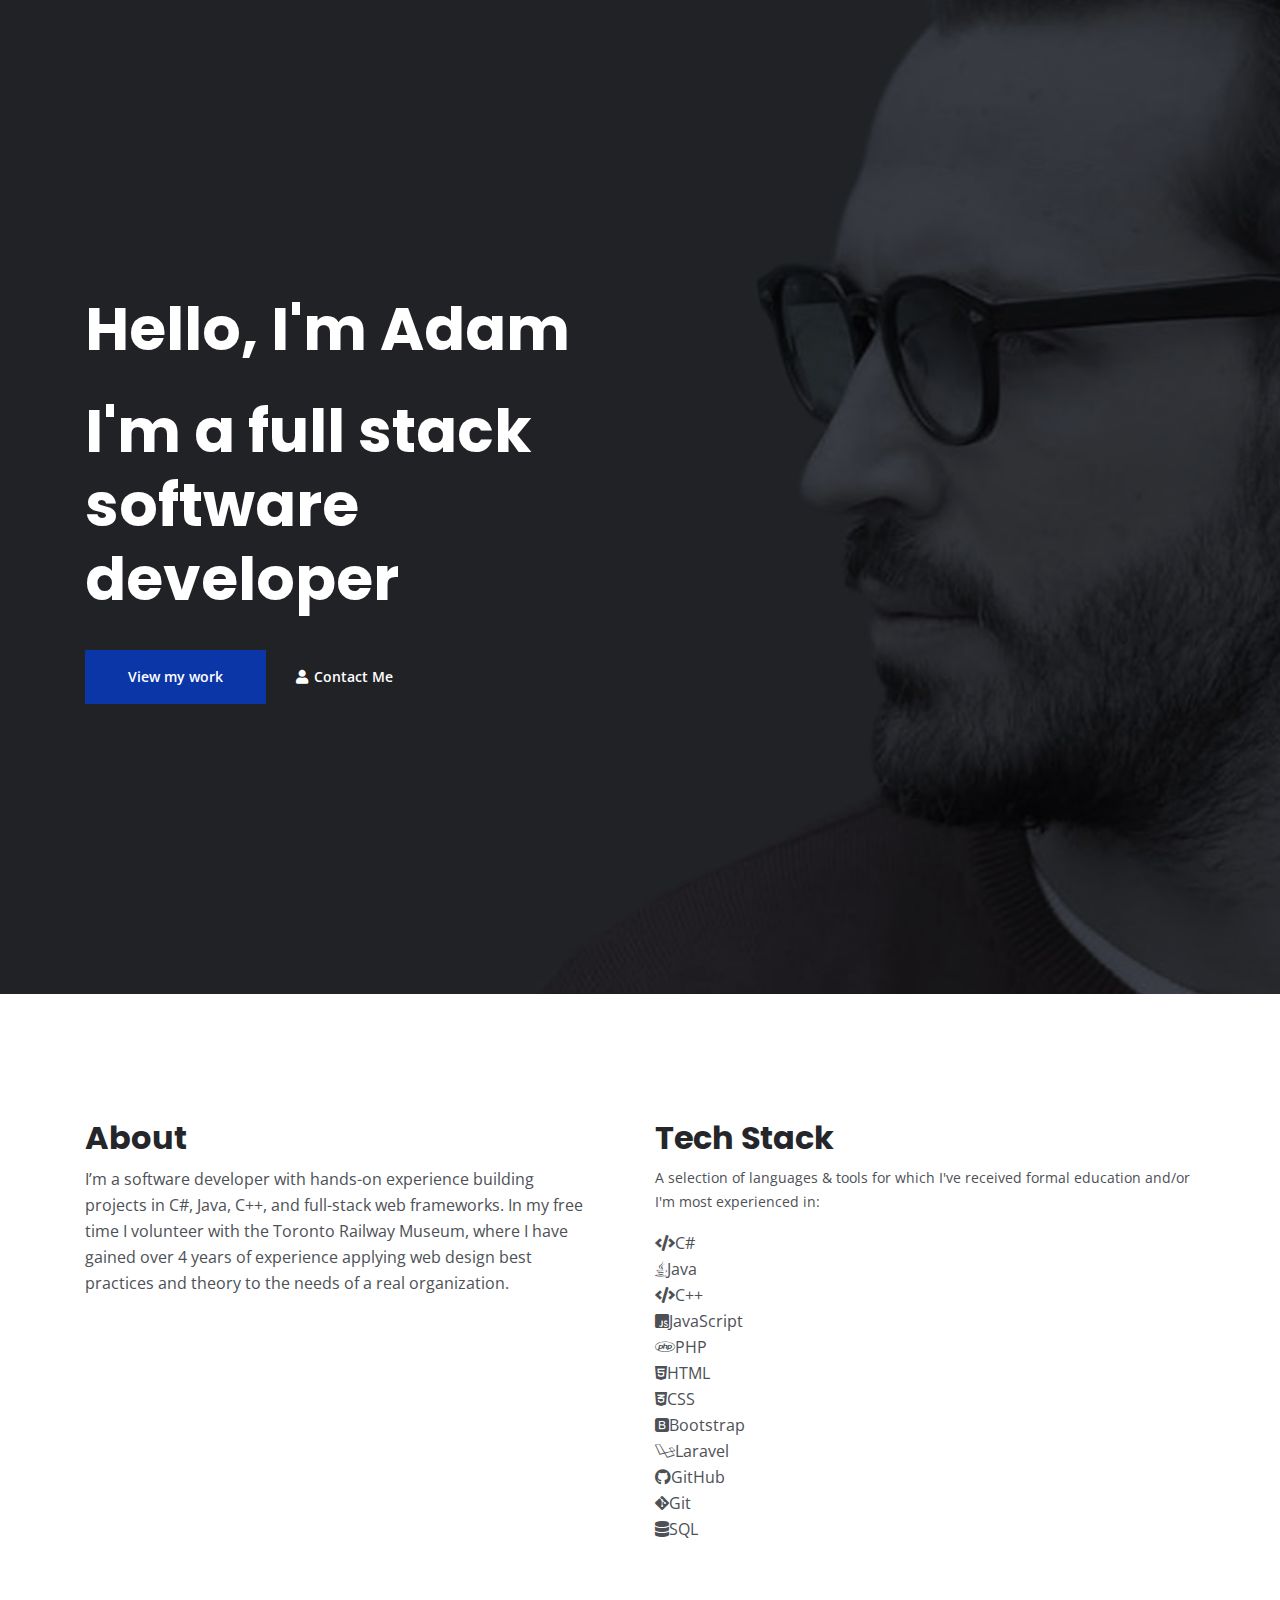
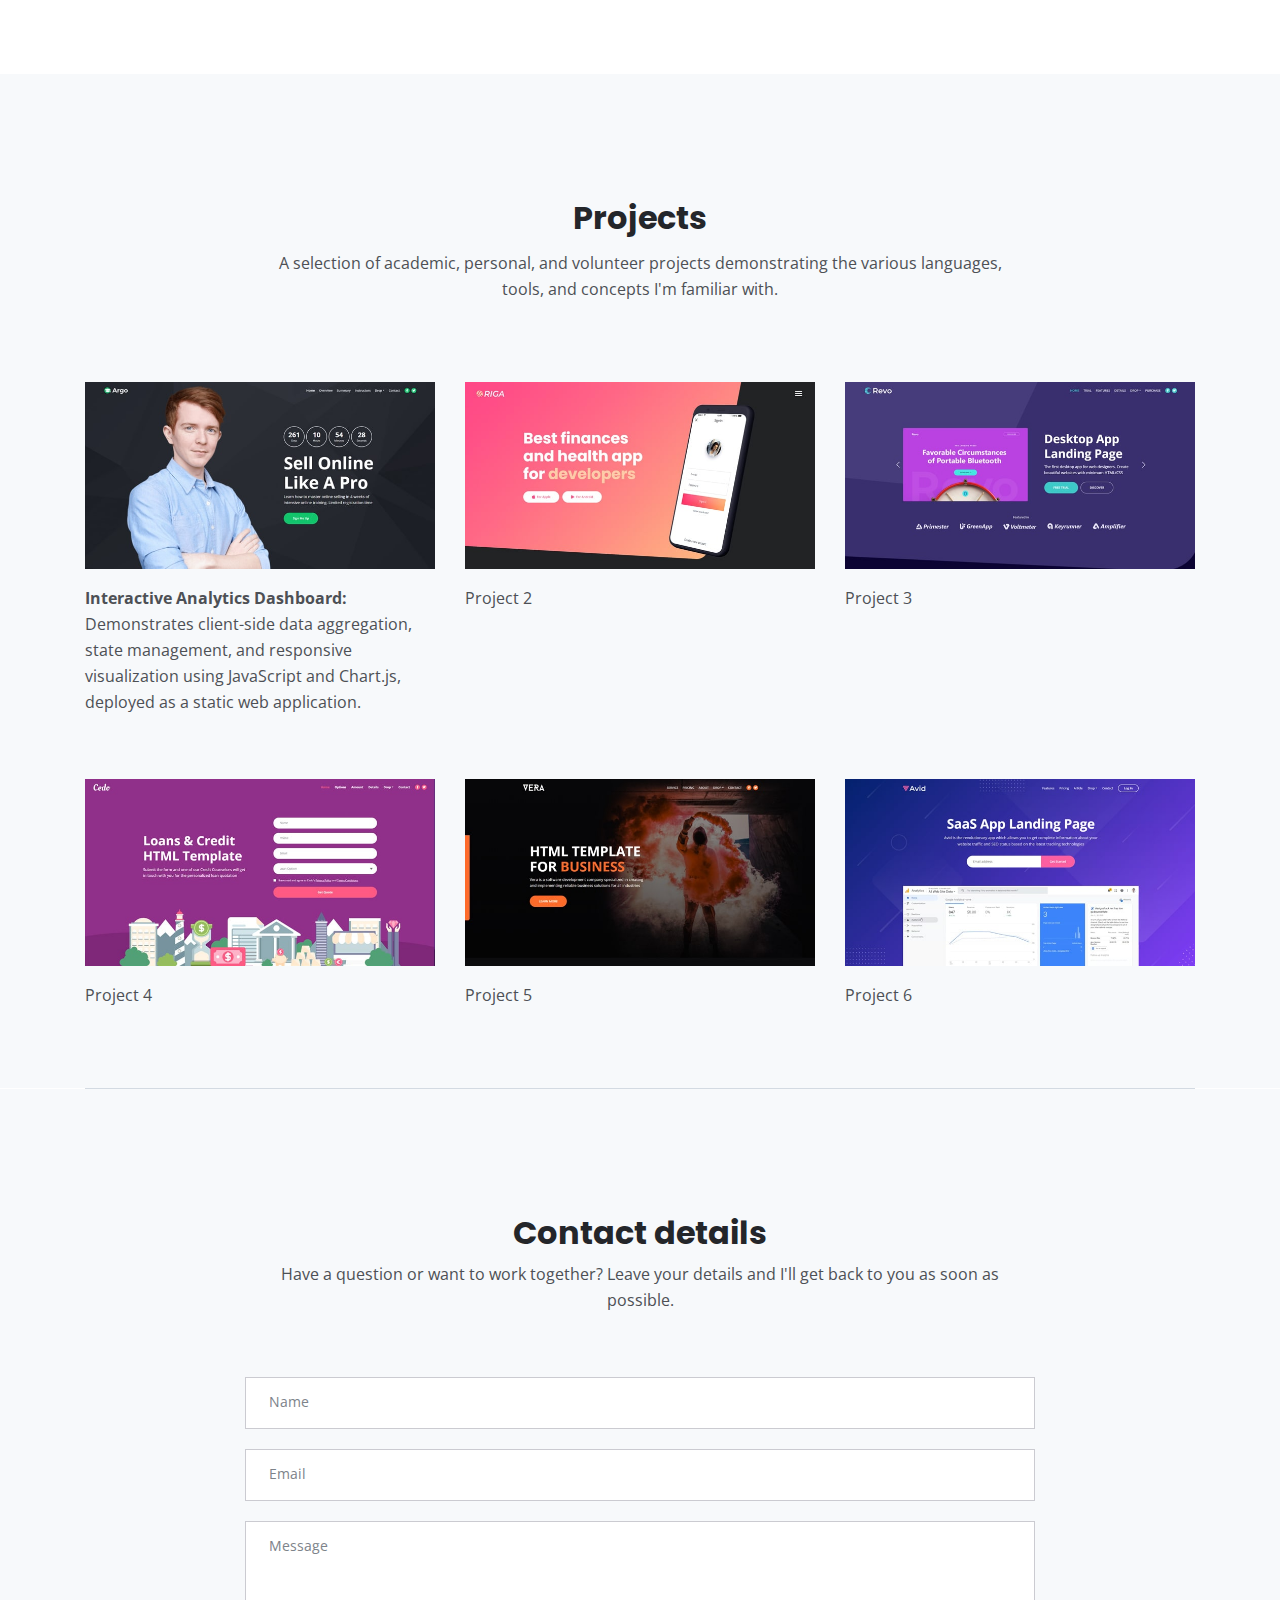
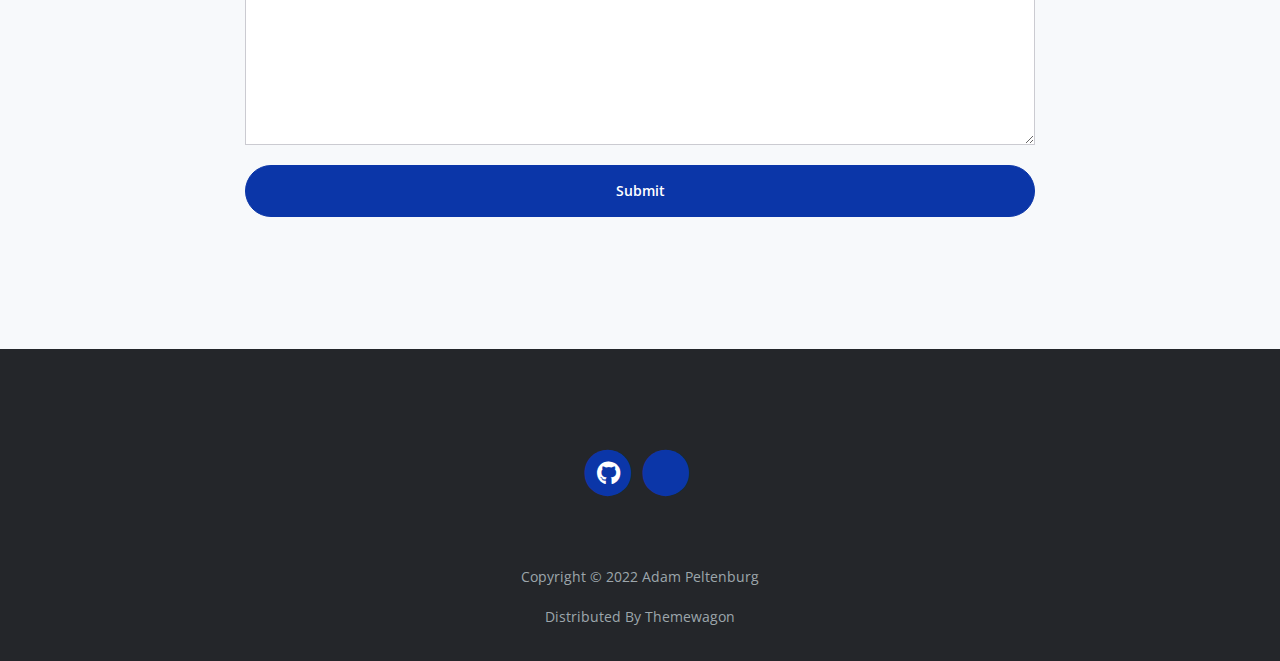
<file: index.html>
<!DOCTYPE html>
<html lang="en">
<head>
    <meta charset="utf-8">
    <meta name="viewport" content="width=device-width, initial-scale=1, shrink-to-fit=no">
    
    <!-- SEO Meta Tags -->
    <meta name="description" content="A portfolio website showcasing my qualifications and skills as a software developer.">
    <meta name="author" content="Adam Peltenburg">

    <!-- OG Meta Tags to improve the way the post looks when you share the page on Facebook, Twitter, LinkedIn -->
	<meta property="og:site_name" content="" /> <!-- website name -->
	<meta property="og:site" content="" /> <!-- website link -->
	<meta property="og:title" content=""/> <!-- title shown in the actual shared post -->
	<meta property="og:description" content="" /> <!-- description shown in the actual shared post -->
	<meta property="og:image" content="" /> <!-- image link, make sure it's jpg -->
	<meta property="og:url" content="" /> <!-- where do you want your post to link to -->
	<meta name="twitter:card" content="summary_large_image"> <!-- to have large image post format in Twitter -->

    <!-- Webpage Title -->
    <title>Adam Peltenburg | Fullstack Developer</title>
    
    <!-- Styles -->
    <link rel="preconnect" href="https://fonts.gstatic.com">
    <link href="https://fonts.googleapis.com/css2?family=Open+Sans:ital,wght@0,400;0,600;0,700;1,400&family=Poppins:wght@600&display=swap" rel="stylesheet">
    <link href="css/bootstrap.css" rel="stylesheet">
    <link href="css/fontawesome-all.css" rel="stylesheet">
	<link href="css/styles.css" rel="stylesheet">
	
	<!-- Favicon  -->
    <link rel="icon" href="images/favicon.png">
</head>
<body data-spy="scroll" data-target=".fixed-top">
    
    
    <!-- Header -->
    <header id="header" class="header">
        <div class="container">
            <div class="row">
                <div class="col-lg-6">
                    <div class="text-container">
                        <h1 class="h1-large">Hello, I'm Adam</h1>
                        <h2 class="h1-large">I'm a full stack software developer</h1>
                        <a class="btn-solid-lg page-scroll" href="#about">View my work</a>
                        <a class="btn-outline-lg page-scroll" href="#contact"><i class="fas fa-user"></i>Contact Me</a>
                        <h1></h1>
                    </div> <!-- end of text-container -->
                </div> <!-- end of col -->
            </div> <!-- end of row -->
        </div> <!-- end of container -->
    </header> <!-- end of header -->
    <!-- end of header -->


    <!-- About-->
    <div id="about" class="basic-1">
        <div class="container">
            <div class="row">
                <div class="col-lg-6">
                    <div class="text-container first">
                        <h2>About</h2>
                        <p>I’m a software developer with hands-on experience building projects in C#, Java, C++, and full-stack web frameworks. In my free time I volunteer with the Toronto Railway Museum, where I have gained over 4 years of experience applying web design best practices and theory to the needs of a real organization.</p>
                    </div> <!-- end of text-container -->
                </div> <!-- end of col -->
                <div class="col-lg-6">
                    <div class="text-container tech-stack">
                        <h2>Tech Stack</h2>
                        <p class="p-small">A selection of languages & tools for which I've received formal education and/or I'm most experienced in:</p>

                        <div class="icon-grid">
                            <!-- Languages -->
                            <div class="skill"><i class="fas fa-code"></i><span>C#</span></div>
                            <div class="skill"><i class="fab fa-java"></i><span>Java</span></div>
                            <div class="skill"><i class="fas fa-code"></i><span>C++</span></div>
                            <div class="skill"><i class="fab fa-js-square"></i><span>JavaScript</span></div>
                            <div class="skill"><i class="fab fa-php"></i><span>PHP</span></div>

                            <!-- Web -->
                            <div class="skill"><i class="fab fa-html5"></i><span>HTML</span></div>
                            <div class="skill"><i class="fab fa-css3-alt"></i><span>CSS</span></div>
                            <div class="skill"><i class="fab fa-bootstrap"></i><span>Bootstrap</span></div>

                            <!-- Frameworks / tools (use what applies) -->
                            <div class="skill"><i class="fab fa-laravel"></i><span>Laravel</span></div>
                            <div class="skill"><i class="fab fa-github"></i><span>GitHub</span></div>
                            <div class="skill"><i class="fab fa-git-alt"></i><span>Git</span></div>
                            <div class="skill"><i class="fas fa-database"></i><span>SQL</span></div>
                        </div>
                    </div>
                </div> <!-- end of col -->
            </div> <!-- end of row -->
        </div> <!-- end of container -->
    </div> <!-- end of basic-1 -->
    <!-- end of about -->

    <!-- Projects -->
    <div id="projects" class="basic-3 bg-gray">
        <div class="container">
            <div class="row">
                <div class="col-lg-12">
                    <h2 class="h2-heading">Projects</h2>
                    <p class="p-heading">A selection of academic, personal, and volunteer projects demonstrating the various languages, tools, and concepts I'm familiar with.</p>
                </div> <!-- end of col -->
            </div> <!-- end of row -->
        </div> <!-- end of container -->
    </div> <!-- end of basic-3 -->
    <!-- end of projects -->


    <!-- Works -->
    <div class="basic-4 bg-gray">
        <div class="container">
            <div class="row">
                <div class="col-lg-4">
                    <div class="text-container">
                        <div class="image-container">
                            <a href="projects/dashboard/index.html">
                                <img class="img-fluid" src="images/work-1.jpg" alt="alternative">
                            </a>
                        </div> <!-- end of image-container -->
                        <p><strong>Interactive Analytics Dashboard:</strong> Demonstrates client-side data aggregation, state management, and responsive visualization using JavaScript and Chart.js, deployed as a static web application.</p>
                    </div> <!-- end of text-container -->
                </div> <!-- end of col -->
                <div class="col-lg-4">
                    <div class="text-container">
                        <div class="image-container">
                            <a href="project.html">
                                <img class="img-fluid" src="images/work-2.jpg" alt="alternative">
                            </a>
                        </div> <!-- end of image-container -->
                        <p>Project 2</p>
                    </div> <!-- end of text-container -->
                </div> <!-- end of col -->
                <div class="col-lg-4">
                    <div class="text-container">
                        <div class="image-container">
                            <a href="project.html">
                                <img class="img-fluid" src="images/work-3.jpg" alt="alternative">
                            </a>
                        </div> <!-- end of image-container -->
                        <p>Project 3</p>
                    </div> <!-- end of text-container -->
                </div> <!-- end of col -->
            </div> <!-- end of row -->
            <div class="row">
                <div class="col-lg-4">
                    <div class="text-container">
                        <div class="image-container">
                            <a href="project.html">
                                <img class="img-fluid" src="images/work-4.jpg" alt="alternative">
                            </a>
                        </div> <!-- end of image-container -->
                        <p>Project 4</p>
                    </div> <!-- end of text-container -->
                </div> <!-- end of col -->
                <div class="col-lg-4">
                    <div class="text-container">
                        <div class="image-container">
                            <a href="project.html">
                                <img class="img-fluid" src="images/work-5.jpg" alt="alternative">
                            </a>
                        </div> <!-- end of image-container -->
                        <p>Project 5</p>
                    </div> <!-- end of text-container -->
                </div> <!-- end of col -->
                <div class="col-lg-4">
                    <div class="text-container">
                        <div class="image-container">
                            <a href="project.html">
                                <img class="img-fluid" src="images/work-6.jpg" alt="alternative">
                            </a>
                        </div> <!-- end of image-container -->
                        <p>Project 6</p>
                    </div> <!-- end of text-container -->
                </div> <!-- end of col -->
            </div> <!-- end of row -->
        </div> <!-- end of container -->
    </div> <!-- end of basic-4 -->
    <!-- end of works -->

    <!-- Section Divider -->
    <div class="container">
        <div class="row">
            <div class="col-lg-12">
                <hr class="section-divider">
            </div> <!-- end of col -->
        </div> <!-- end of row -->
    </div> <!-- end of container -->
    <!-- end of section divider -->

    <!-- Contact -->
    <div id="contact" class="form-1 bg-gray">
        <div class="container">
            <div class="row">
                <div class="col-lg-12">
                    <h2>Contact details</h2>
                    <p class="p-heading">Have a question or want to work together? Leave your details and I'll get back to you as soon as possible.</p>
                </div> <!-- end of col -->
            </div> <!-- end of row -->
            <div class="row">
                <div class="col-lg-12">
                    
                    <!-- Contact Form -->
                    <form id="contactForm">
                        <div class="form-group">
                            <input type="text" class="form-control-input" id="cname" required>
                            <label class="label-control" for="cname">Name</label>
                        </div>
                        <div class="form-group">
                            <input type="email" class="form-control-input" id="cemail" required>
                            <label class="label-control" for="cemail">Email</label>
                        </div>
                        <div class="form-group">
                            <textarea class="form-control-textarea" id="cmessage" required></textarea>
                            <label class="label-control" for="cmessage">Message</label>
                        </div>
                        <div class="form-group">
                            <button type="submit" class="form-control-submit-button">Submit</button>
                        </div>
                    </form>
                    <!-- end of contact form -->

                </div> <!-- end of col -->
            </div> <!-- end of row -->
        </div> <!-- end of container -->
    </div> <!-- end of form-1 -->  
    <!-- end of contact -->


    <!-- Footer -->
    <div class="footer bg-gray">
        <div class="container">
            <div class="row">
                <div class="col-lg-12">
                    <div class="social-container">
                        <span class="fa-stack">
                            <a href="https://github.com/AdamPGithub">
                                <i class="fas fa-circle fa-stack-2x"></i>
                                <i class="fab fa-github fa-stack-1x"></i>
                            </a>
                        </span>
                        <span class="fa-stack">
                            <a href="mailto:adam.peltenburg@dcmail.ca">
                                <i class="fas fa-circle fa-stack-2x"></i>
                                <i class="fab fa-envelope fa-stack-1x"></i>
                            </a>
                        </span>
                    </div> <!-- end of social-container -->
                </div> <!-- end of col -->
            </div> <!-- end of row -->
        </div> <!-- end of container -->
    </div> <!-- end of footer -->  
    <!-- end of footer -->


    <!-- Copyright -->
    <div class="copyright bg-gray">
        <div class="container">
            <div class="row">
                <div class="col-lg-12">
                    <p class="p-small">Copyright © 2022 Adam Peltenburg</p>
                </div> <!-- end of col -->
            </div> <!-- enf of row -->
        </div> <!-- end of container -->

        <div class="container">
            <div class="row">
                <div class="col-lg-12">
                    <p class="p-small">Distributed By <a class="no-line" href="https://themewagon.com/">Themewagon</a></p>
                </div> <!-- end of col -->
            </div> <!-- enf of row -->
        </div> <!-- end of container -->
        
    </div> <!-- end of copyright --> 
    <!-- end of copyright -->
    
    	
    <!-- Scripts -->
    <script src="js/jquery.min.js"></script> <!-- jQuery for Bootstrap's JavaScript plugins -->
    <script src="js/bootstrap.min.js"></script> <!-- Bootstrap framework -->
    <script src="js/jquery.easing.min.js"></script> <!-- jQuery Easing for smooth scrolling between anchors -->
    <script src="js/scripts.js"></script> <!-- Custom scripts -->
</body>
</html>
</file>
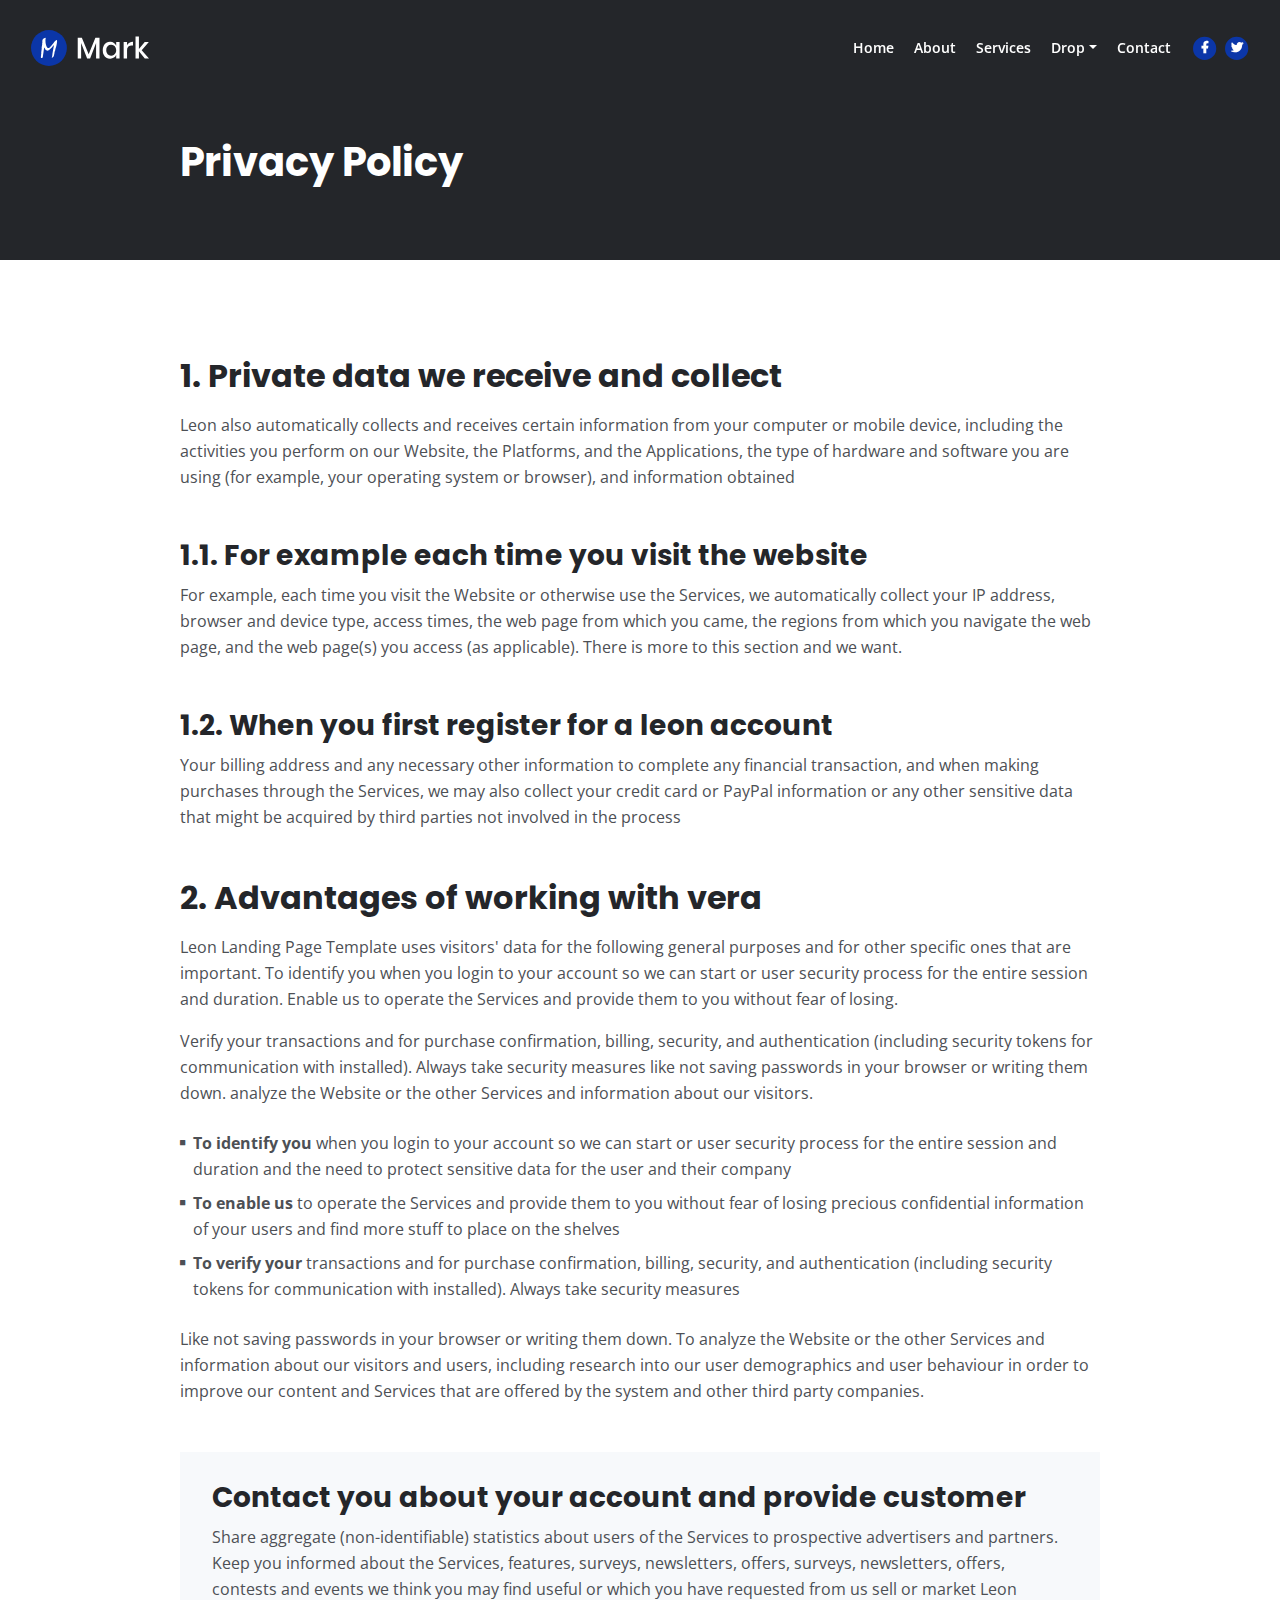
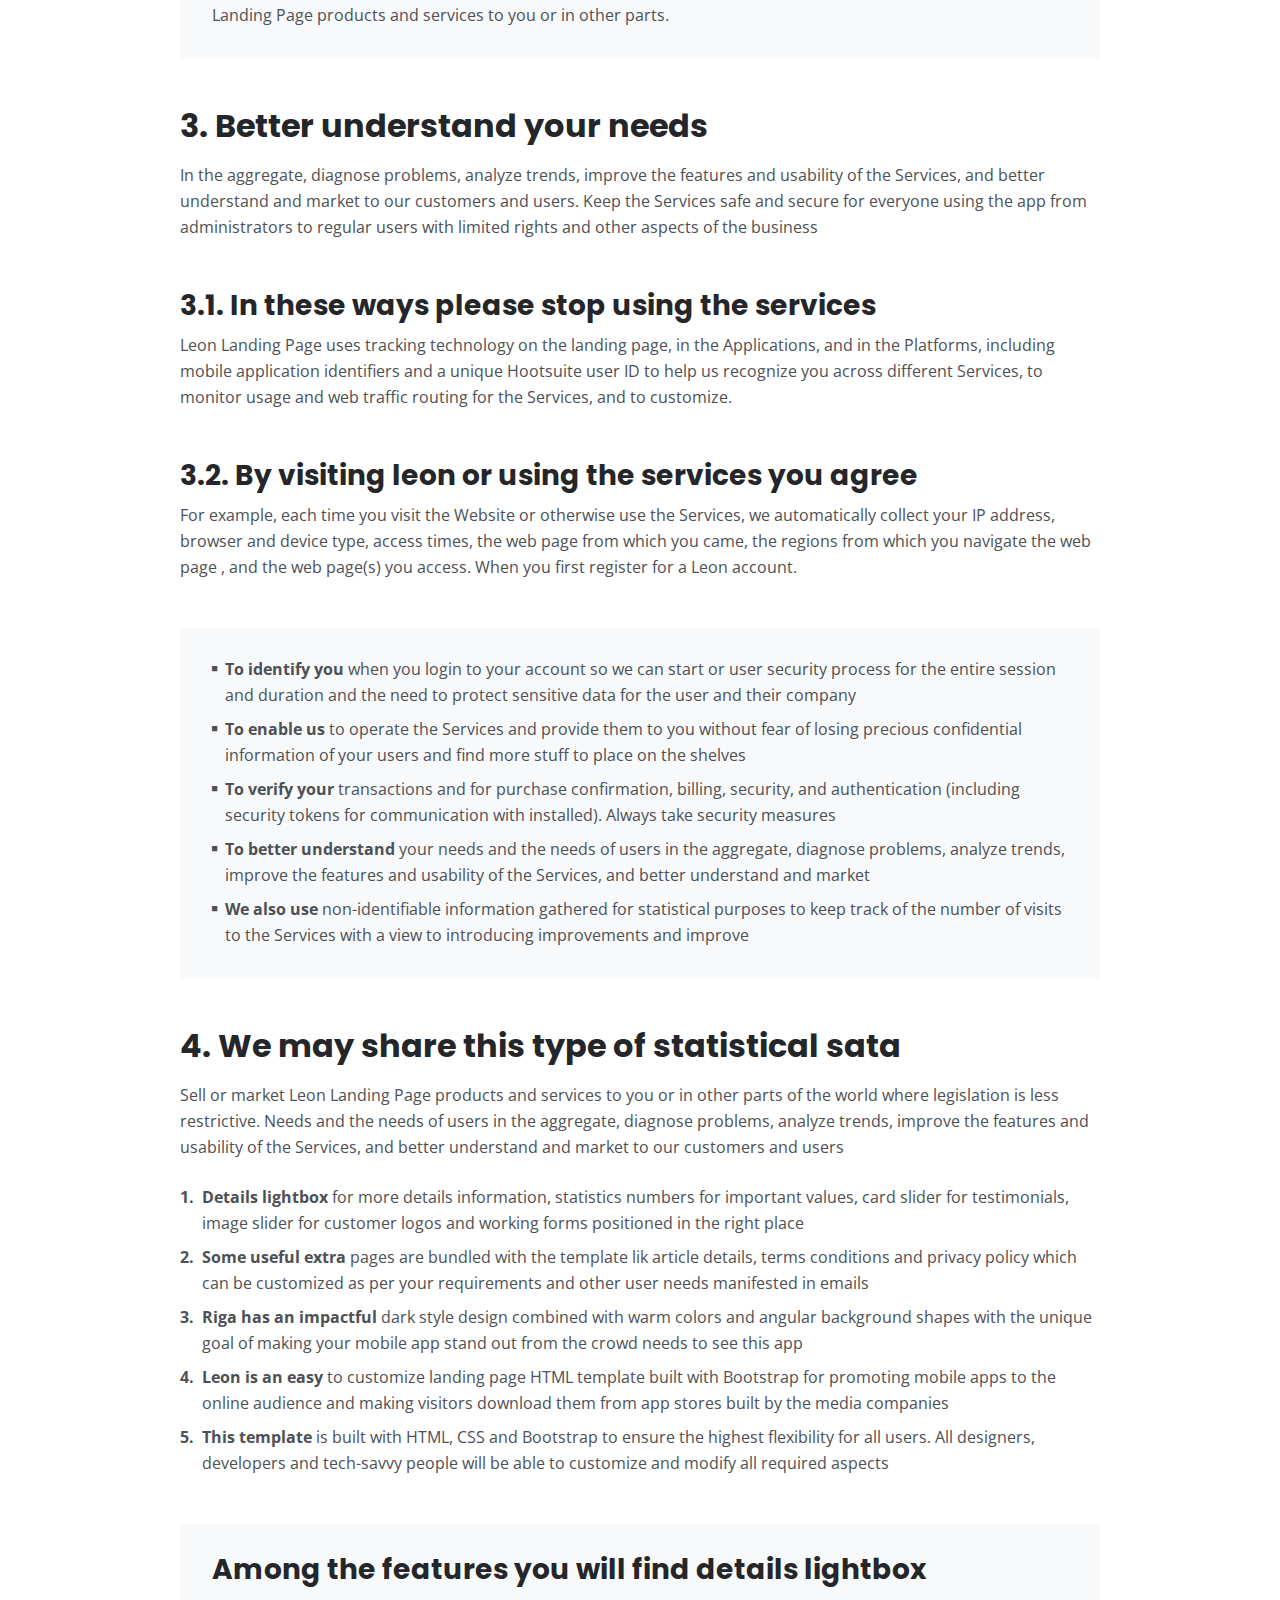
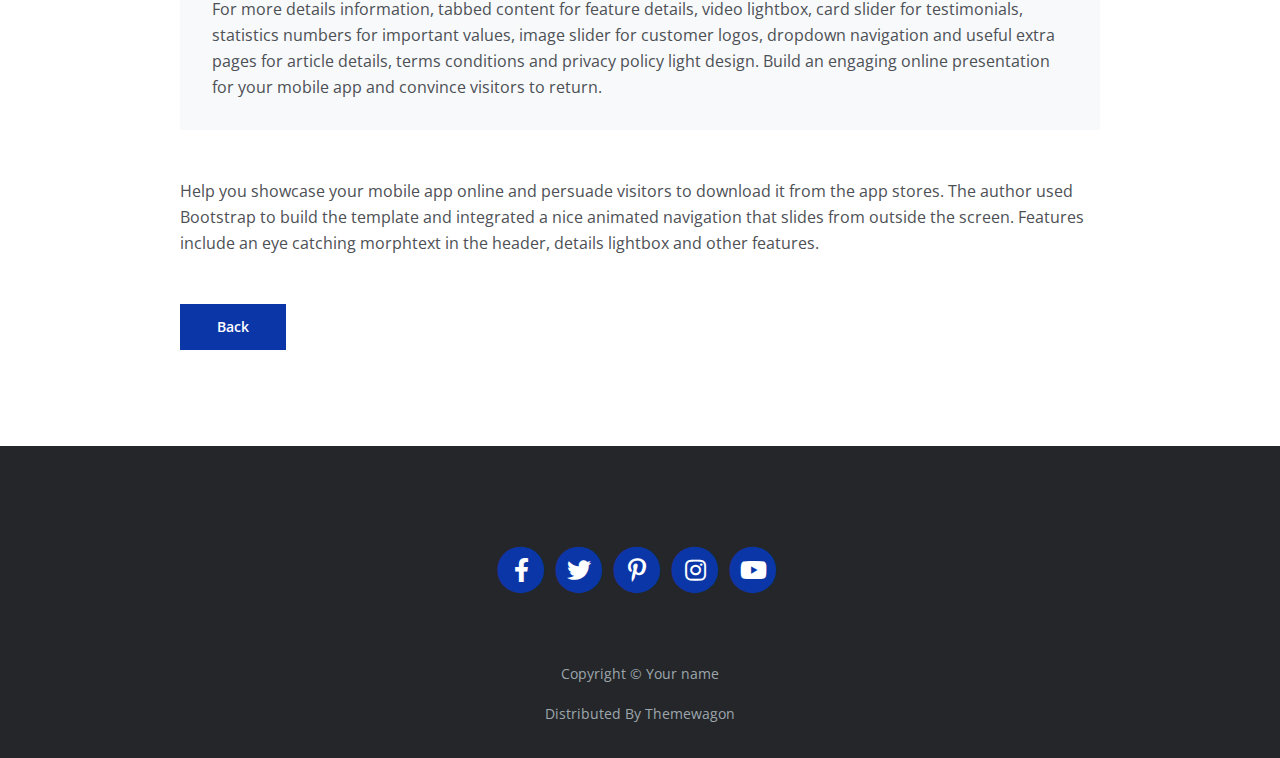
<file: privacy.html>
<!DOCTYPE html>
<html lang="en">
<head>
    <meta charset="utf-8">
    <meta name="viewport" content="width=device-width, initial-scale=1, shrink-to-fit=no">
    
    <!-- SEO Meta Tags -->
    <meta name="description" content="Your description">
    <meta name="author" content="Your name">

    <!-- OG Meta Tags to improve the way the post looks when you share the page on Facebook, Twitter, LinkedIn -->
	<meta property="og:site_name" content="" /> <!-- website name -->
	<meta property="og:site" content="" /> <!-- website link -->
	<meta property="og:title" content=""/> <!-- title shown in the actual shared post -->
	<meta property="og:description" content="" /> <!-- description shown in the actual shared post -->
	<meta property="og:image" content="" /> <!-- image link, make sure it's jpg -->
	<meta property="og:url" content="" /> <!-- where do you want your post to link to -->
	<meta name="twitter:card" content="summary_large_image"> <!-- to have large image post format in Twitter -->

    <!-- Webpage Title -->
    <title>Privacy Policy - Mark</title>
    
    <!-- Styles -->
    <link rel="preconnect" href="https://fonts.gstatic.com">
    <link href="https://fonts.googleapis.com/css2?family=Open+Sans:ital,wght@0,400;0,600;0,700;1,400&family=Poppins:wght@600&display=swap" rel="stylesheet">
    <link href="css/bootstrap.css" rel="stylesheet">
    <link href="css/fontawesome-all.css" rel="stylesheet">
	<link href="css/styles.css" rel="stylesheet">
	
	<!-- Favicon  -->
    <link rel="icon" href="images/favicon.png">
</head>
<body data-spy="scroll" data-target=".fixed-top">
    
    <!-- Navigation -->
    <nav class="navbar navbar-expand-lg fixed-top navbar-dark">
        <div class="container">
            
            <!-- Image Logo -->
            <a class="navbar-brand logo-image" href="index.html"><img src="images/logo.svg" alt="alternative"></a>  

            <!-- Text Logo - Use this if you don't have a graphic logo -->
            <!-- <a class="navbar-brand logo-text page-scroll" href="index.html">Mark</a> -->

            <button class="navbar-toggler p-0 border-0" type="button" data-toggle="offcanvas">
                <span class="navbar-toggler-icon"></span>
            </button>

            <div class="navbar-collapse offcanvas-collapse" id="navbarsExampleDefault">
                <ul class="navbar-nav ml-auto">
                    <li class="nav-item">
                        <a class="nav-link page-scroll" href="index.html#header">Home <span class="sr-only">(current)</span></a>
                    </li>
                    <li class="nav-item">
                        <a class="nav-link page-scroll" href="index.html#about">About</a>
                    </li>
                    <li class="nav-item">
                        <a class="nav-link page-scroll" href="index.html#services">Services</a>
                    </li>
                    <li class="nav-item dropdown">
                        <a class="nav-link dropdown-toggle" href="#" id="dropdown01" data-toggle="dropdown" aria-haspopup="true" aria-expanded="false">Drop</a>
                        <div class="dropdown-menu" aria-labelledby="dropdown01">
                            <a class="dropdown-item page-scroll" href="project.html">Project Details</a>
                            <div class="dropdown-divider"></div>
                            <a class="dropdown-item page-scroll" href="terms.html">Terms Conditions</a>
                            <div class="dropdown-divider"></div>
                            <a class="dropdown-item page-scroll" href="privacy.html">Privacy Policy</a>
                        </div>
                    </li>
                    <li class="nav-item">
                        <a class="nav-link page-scroll" href="index.html#contact">Contact</a>
                    </li>
                </ul>
                <span class="nav-item social-icons">
                    <span class="fa-stack">
                        <a href="#your-link">
                            <i class="fas fa-circle fa-stack-2x"></i>
                            <i class="fab fa-facebook-f fa-stack-1x"></i>
                        </a>
                    </span>
                    <span class="fa-stack">
                        <a href="#your-link">
                            <i class="fas fa-circle fa-stack-2x"></i>
                            <i class="fab fa-twitter fa-stack-1x"></i>
                        </a>
                    </span>
                </span>
            </div> <!-- end of navbar-collapse -->
        </div> <!-- end of container -->
    </nav> <!-- end of navbar -->
    <!-- end of navigation -->


    <!-- Header -->
    <header class="ex-header">
        <div class="container">
            <div class="row">
                <div class="col-xl-10 offset-xl-1">
                    <h1>Privacy Policy</h1>
                </div> <!-- end of col -->
            </div> <!-- end of row -->
        </div> <!-- end of container -->
    </header> <!-- end of ex-header -->
    <!-- end of header -->


    <!-- Basic -->
    <div class="ex-basic-1 pt-5 pb-5">
        <div class="container">
            <div class="row">
                <div class="col-xl-10 offset-xl-1">
                    <h2 class="mt-5 mb-3">1. Private data we receive and collect</h2>
                    <p class="mb-5">Leon also automatically collects and receives certain information from your computer or mobile device, including the activities you perform on our Website, the Platforms, and the Applications, the type of hardware and software you are using (for example, your operating system or browser), and information obtained</p>
                    <h3>1.1. For example each time you visit the website</h3>
                    <p class="mb-5">For example, each time you visit the Website or otherwise use the Services, we automatically collect your IP address, browser and device type, access times, the web page from which you came, the regions from which you navigate the web page, and the web page(s) you access (as applicable). There is more to this section and we want.</p>
                    <h3>1.2. When you first register for a leon account</h3>
                    <p class="mb-5">Your billing address and any necessary other information to complete any financial transaction, and when making purchases through the Services, we may also collect your credit card or PayPal information or any other sensitive data that might be acquired by third parties not involved in the process</p>
                    
                    <h2 class="mb-3">2. Advantages of working with vera</h2>
                    <p>Leon Landing Page Template uses visitors' data for the following general purposes and for other specific ones that are important. To identify you when you login to your account so we can start or user security process for the entire session and duration. Enable us to operate the Services and provide them to you without fear of losing.</p>
                    <p class="mb-4">Verify your transactions and for purchase confirmation, billing, security, and authentication (including security tokens for communication with installed). Always take security measures like not saving passwords in your browser or writing them down. analyze the Website or the other Services and information about our visitors.</p>
                    <ul class="list-unstyled li-space-lg mb-4">
                        <li class="media">
                            <i class="fas fa-square"></i>
                            <div class="media-body"><strong>To identify you</strong> when you login to your account so we can start or user security process for the entire session and duration and the need to protect sensitive data for the user and their company</div>
                        </li>
                        <li class="media">
                            <i class="fas fa-square"></i>
                            <div class="media-body"><strong>To enable us</strong> to operate the Services and provide them to you without fear of losing precious confidential information of your users and find more stuff to place on the shelves</div>
                        </li>
                        <li class="media">
                            <i class="fas fa-square"></i>
                            <div class="media-body"><strong>To verify your</strong> transactions and for purchase confirmation, billing, security, and authentication (including security tokens for communication with installed). Always take security measures</div>
                        </li>
                    </ul>
                    <p class="mb-5">Like not saving passwords in your browser or writing them down. To analyze the Website or the other Services and information about our visitors and users, including research into our user demographics and user behaviour in order to improve our content and Services that are offered by the system and other third party companies.</p>
                    <div class="text-box mb-5">
                        <h3>Contact you about your account and provide customer</h3>
                        <p>Share aggregate (non-identifiable) statistics about users of the Services to prospective advertisers and partners. Keep you informed about the Services, features, surveys, newsletters, offers, surveys, newsletters, offers, contests and events we think you may find useful or which you have requested from us sell or market Leon Landing Page products and services to you or in other parts.</p>
                    </div> <!-- end of text-box -->
                    
                    <h2 class="mb-3">3. Better understand your needs</h2>
                    <p class="mb-5"> In the aggregate, diagnose problems, analyze trends, improve the features and usability of the Services, and better understand and market to our customers and users. Keep the Services safe and secure for everyone using the app from administrators to regular users with limited rights and other aspects of the business</p>
                    <h3>3.1. In these ways please stop using the services</h3>
                    <p class="mb-5">Leon Landing Page uses tracking technology on the landing page, in the Applications, and in the Platforms, including mobile application identifiers and a unique Hootsuite user ID to help us recognize you across different Services, to monitor usage and web traffic routing for the Services, and to customize.</p>
                    <h3>3.2. By visiting leon or using the services you agree</h3>
                    <p class="mb-5">For example, each time you visit the Website or otherwise use the Services, we automatically collect your IP address, browser and device type, access times, the web page from which you came, the regions from which you navigate the web page , and the web page(s) you access. When you first register for a Leon account.</p>
                    <div class="text-box mb-5">
                        <ul class="list-unstyled li-space-lg">
                            <li class="media">
                                <i class="fas fa-square"></i>
                                <div class="media-body"><strong>To identify you</strong> when you login to your account so we can start or user security process for the entire session and duration and the need to protect sensitive data for the user and their company</div>
                            </li>
                            <li class="media">
                                <i class="fas fa-square"></i>
                                <div class="media-body"><strong>To enable us</strong> to operate the Services and provide them to you without fear of losing precious confidential information of your users and find more stuff to place on the shelves</div>
                            </li>
                            <li class="media">
                                <i class="fas fa-square"></i>
                                <div class="media-body"><strong>To verify your</strong> transactions and for purchase confirmation, billing, security, and authentication (including security tokens for communication with installed). Always take security measures</div>
                            </li>
                            <li class="media">
                                <i class="fas fa-square"></i>
                                <div class="media-body"><strong>To better understand</strong> your needs and the needs of users in the aggregate, diagnose problems, analyze trends, improve the features and usability of the Services, and better understand and market</div>
                            </li>
                            <li class="media">
                                <i class="fas fa-square"></i>
                                <div class="media-body"><strong>We also use</strong> non-identifiable information gathered for statistical purposes to keep track of the number of visits to the Services with a view to introducing improvements and improve</div>
                            </li>
                        </ul>
                    </div> <!-- end of text-box -->
                    
                    <h2 class="mb-3">4. We may share this type of statistical sata</h2>
                    <p class="mb-4">Sell or market Leon Landing Page products and services to you or in other parts of the world where legislation is less restrictive. Needs and the needs of users in the aggregate, diagnose problems, analyze trends, improve the features and usability of the Services, and better understand and market to our customers and users</p>
                    <ul class="list-unstyled li-space-lg mb-5">
                        <li class="media">
                            <strong>1.</strong>
                            <div class="media-body"><strong>Details lightbox</strong> for more details information, statistics numbers for important values, card slider for testimonials, image slider for customer logos and working forms positioned in the right place</div>
                        </li>
                        <li class="media">
                            <strong>2.</strong>
                            <div class="media-body"><strong>Some useful extra</strong> pages are bundled with the template lik article details, terms conditions and privacy policy which can be customized as per your requirements and other user needs manifested in emails</div>
                        </li>
                        <li class="media">
                            <strong>3.</strong>
                            <div class="media-body"><strong>Riga has an impactful</strong> dark style design combined with warm colors and angular background shapes with the unique goal of making your mobile app stand out from the crowd needs to see this app</div>
                        </li>
                        <li class="media">
                            <strong>4.</strong>
                            <div class="media-body"><strong>Leon is an easy</strong> to customize landing page HTML template built with Bootstrap for promoting mobile apps to the online audience and making visitors download them from app stores built by the media companies</div>
                        </li>
                        <li class="media">
                            <strong>5.</strong>
                            <div class="media-body"><strong>This template</strong> is built with HTML, CSS and Bootstrap to ensure the highest flexibility for all users. All designers, developers and tech-savvy people will be able to customize and modify all required aspects</div>
                        </li>
                    </ul>
                    
                    <div class="text-box mb-5">
                        <h3>Among the features you will find details lightbox</h3>
                        <p>For more details information, tabbed content for feature details, video lightbox, card slider for testimonials, statistics numbers for important values, image slider for customer logos, dropdown navigation and useful extra pages for article details, terms conditions and privacy policy light design. Build an engaging online presentation for your mobile app and convince visitors to return.</p>
                    </div> <!-- end of text-box -->
                    <p class="mb-5">Help you showcase your mobile app online and persuade visitors to download it from the app stores. The author used Bootstrap to build the template and integrated a nice animated navigation that slides from outside the screen. Features include an eye catching morphtext in the header, details lightbox and other features.</p>
                    
                    <a class="btn-solid-reg mb-5" href="index.html">Back</a>
                </div> <!-- end of col -->
            </div> <!-- end of row -->
        </div> <!-- end of container -->
    </div> <!-- end of ex-basic-1 -->
    <!-- end of basic -->


    <!-- Footer -->
    <div class="footer bg-gray">
        <div class="container">
            <div class="row">
                <div class="col-lg-12">
                    <div class="social-container">
                        <span class="fa-stack">
                            <a href="#your-link">
                                <i class="fas fa-circle fa-stack-2x"></i>
                                <i class="fab fa-facebook-f fa-stack-1x"></i>
                            </a>
                        </span>
                        <span class="fa-stack">
                            <a href="#your-link">
                                <i class="fas fa-circle fa-stack-2x"></i>
                                <i class="fab fa-twitter fa-stack-1x"></i>
                            </a>
                        </span>
                        <span class="fa-stack">
                            <a href="#your-link">
                                <i class="fas fa-circle fa-stack-2x"></i>
                                <i class="fab fa-pinterest-p fa-stack-1x"></i>
                            </a>
                        </span>
                        <span class="fa-stack">
                            <a href="#your-link">
                                <i class="fas fa-circle fa-stack-2x"></i>
                                <i class="fab fa-instagram fa-stack-1x"></i>
                            </a>
                        </span>
                        <span class="fa-stack">
                            <a href="#your-link">
                                <i class="fas fa-circle fa-stack-2x"></i>
                                <i class="fab fa-youtube fa-stack-1x"></i>
                            </a>
                        </span>
                    </div> <!-- end of social-container -->
                </div> <!-- end of col -->
            </div> <!-- end of row -->
        </div> <!-- end of container -->
    </div> <!-- end of footer -->  
    <!-- end of footer -->


    <!-- Copyright -->
    <div class="copyright bg-gray">
        <div class="container">
            <div class="row">
                <div class="col-lg-12">
                    <p class="p-small">Copyright © <a class="no-line" href="#your-link">Your name</a></p>
                </div> <!-- end of col -->
            </div> <!-- enf of row -->
        </div> <!-- end of container -->

        <div class="container">
            <div class="row">
                <div class="col-lg-12">
                    <p class="p-small">Distributed By <a class="no-line" href="https://themewagon.com/">Themewagon</a></p>
                </div> <!-- end of col -->
            </div> <!-- enf of row -->
        </div> <!-- end of container -->
    </div> <!-- end of copyright --> 
    <!-- end of copyright -->
    
    	
    <!-- Scripts -->
    <script src="js/jquery.min.js"></script> <!-- jQuery for Bootstrap's JavaScript plugins -->
    <script src="js/bootstrap.min.js"></script> <!-- Bootstrap framework -->
    <script src="js/jquery.easing.min.js"></script> <!-- jQuery Easing for smooth scrolling between anchors -->
    <script src="js/scripts.js"></script> <!-- Custom scripts -->
</body>
</html>
</file>
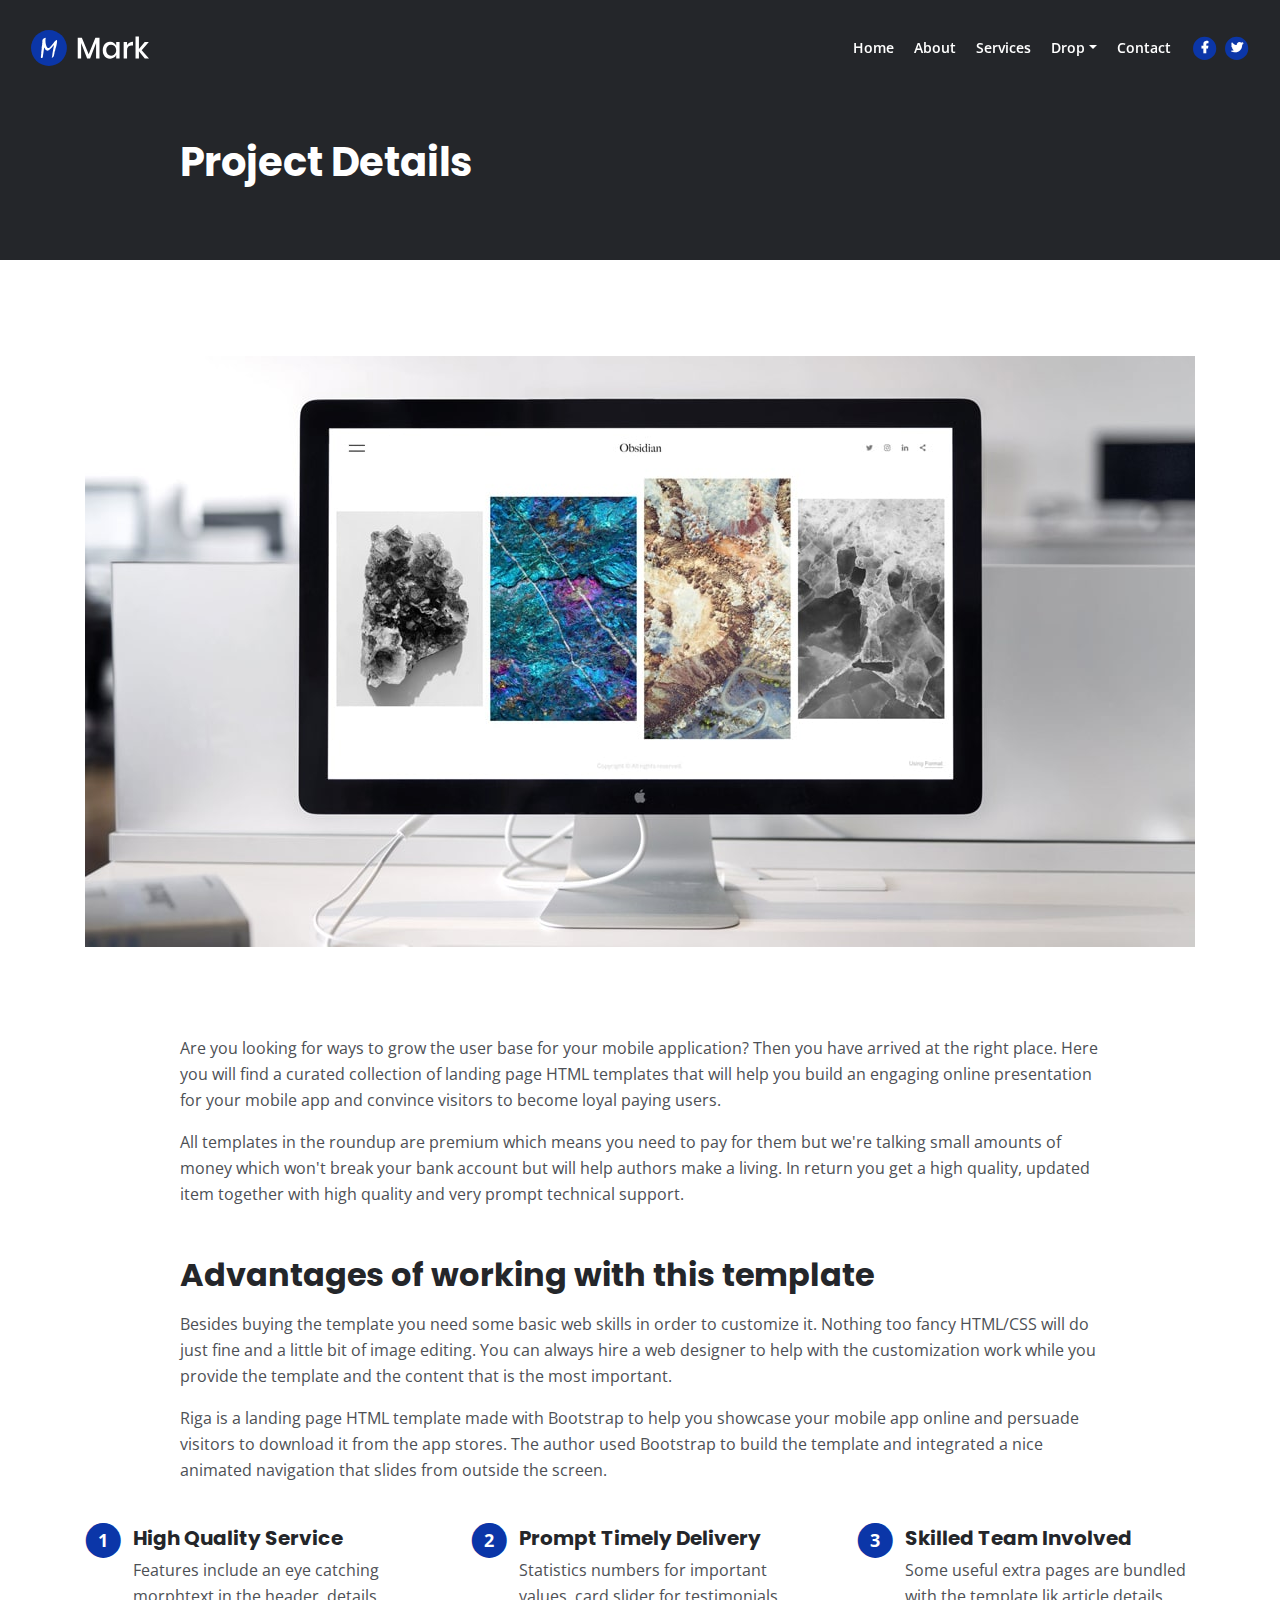
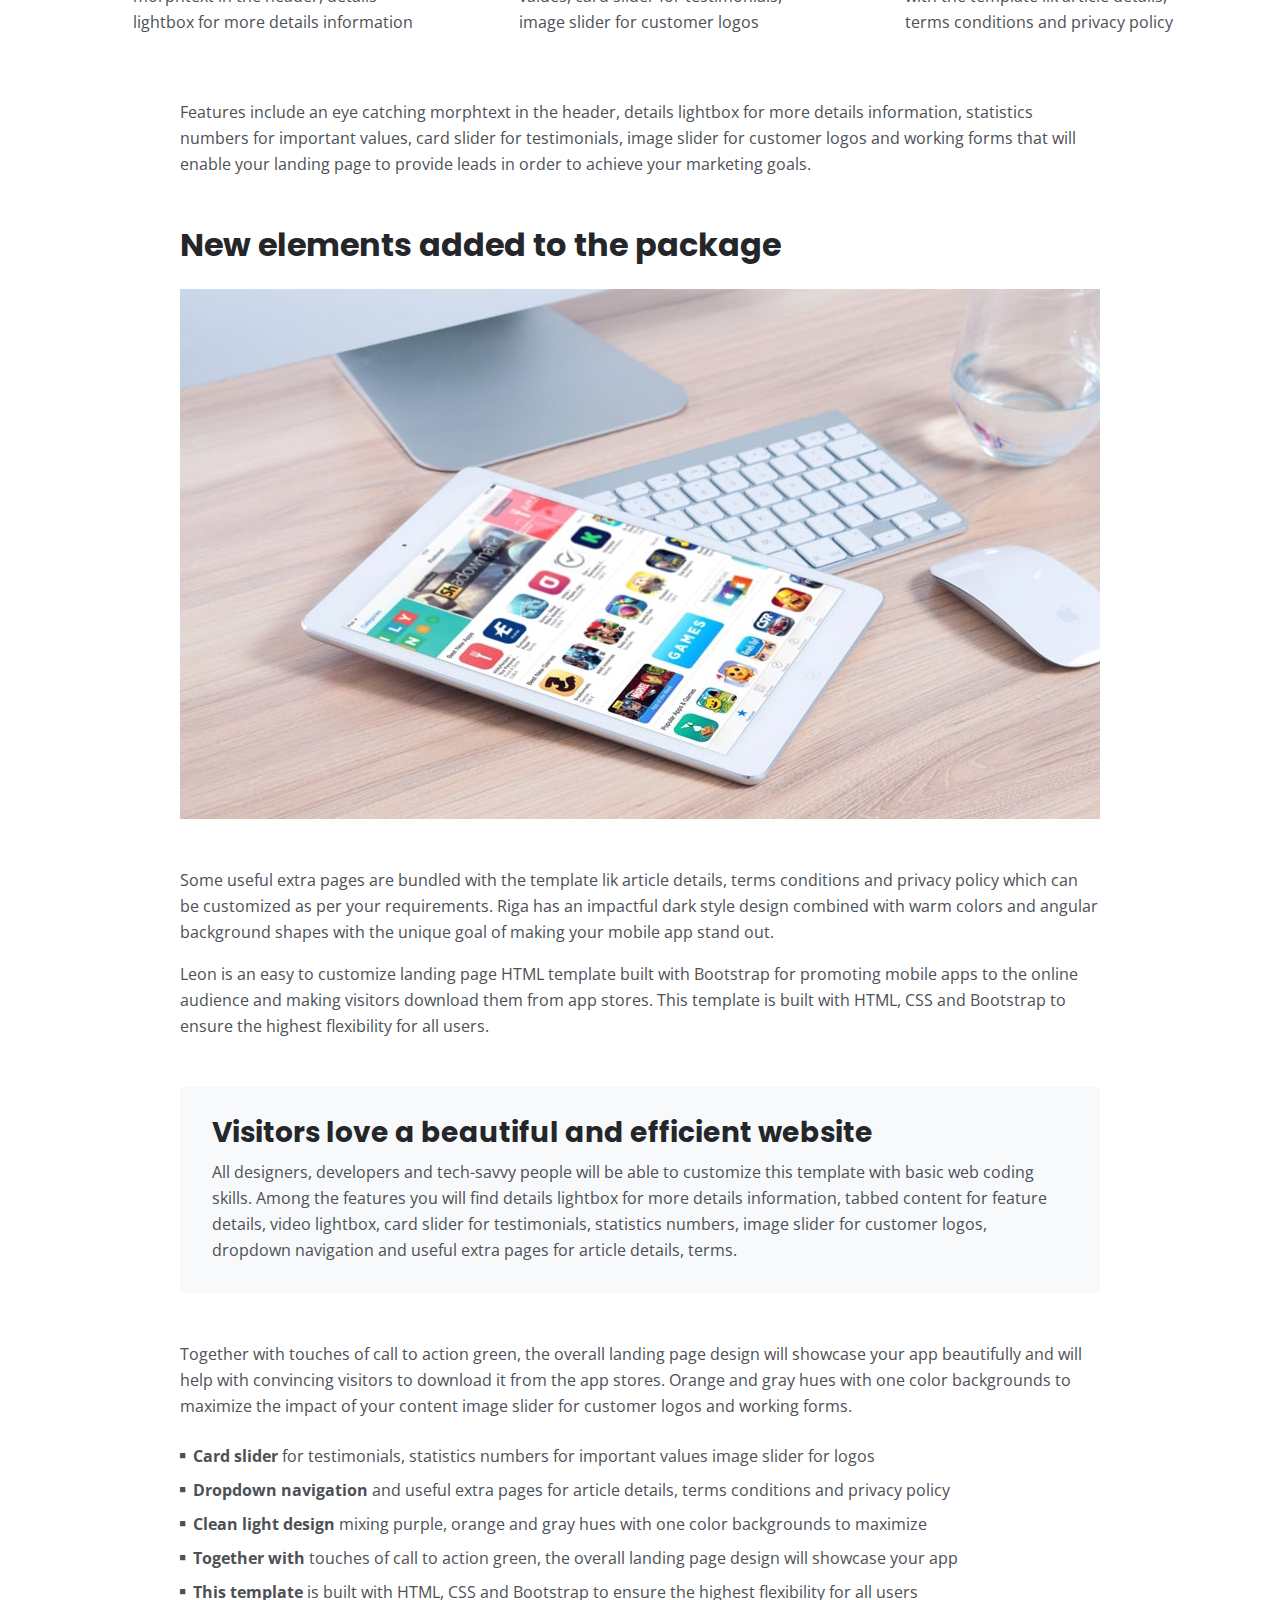
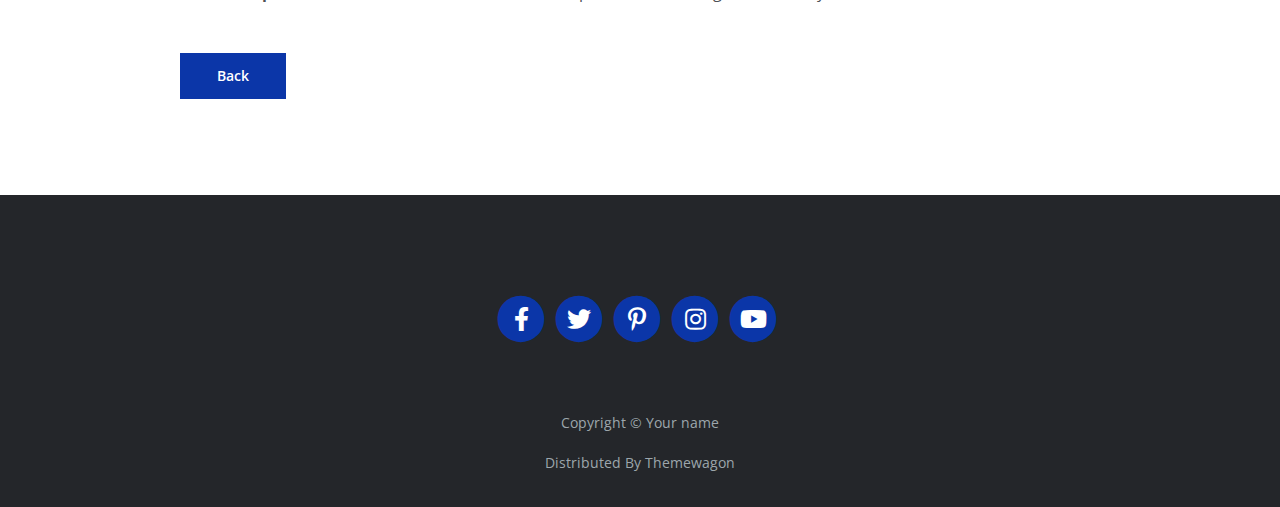
<file: project.html>
<!DOCTYPE html>
<html lang="en">
<head>
    <meta charset="utf-8">
    <meta name="viewport" content="width=device-width, initial-scale=1, shrink-to-fit=no">
    
    <!-- SEO Meta Tags -->
    <meta name="description" content="Your description">
    <meta name="author" content="Your name">

    <!-- OG Meta Tags to improve the way the post looks when you share the page on Facebook, Twitter, LinkedIn -->
	<meta property="og:site_name" content="" /> <!-- website name -->
	<meta property="og:site" content="" /> <!-- website link -->
	<meta property="og:title" content=""/> <!-- title shown in the actual shared post -->
	<meta property="og:description" content="" /> <!-- description shown in the actual shared post -->
	<meta property="og:image" content="" /> <!-- image link, make sure it's jpg -->
	<meta property="og:url" content="" /> <!-- where do you want your post to link to -->
	<meta name="twitter:card" content="summary_large_image"> <!-- to have large image post format in Twitter -->

    <!-- Webpage Title -->
    <title>Project Details - Mark</title>
    
    <!-- Styles -->
    <link rel="preconnect" href="https://fonts.gstatic.com">
    <link href="https://fonts.googleapis.com/css2?family=Open+Sans:ital,wght@0,400;0,600;0,700;1,400&family=Poppins:wght@600&display=swap" rel="stylesheet">
    <link href="css/bootstrap.css" rel="stylesheet">
    <link href="css/fontawesome-all.css" rel="stylesheet">
	<link href="css/styles.css" rel="stylesheet">
	
	<!-- Favicon  -->
    <link rel="icon" href="images/favicon.png">
</head>
<body data-spy="scroll" data-target=".fixed-top">
    
    <!-- Navigation -->
    <nav class="navbar navbar-expand-lg fixed-top navbar-dark">
        <div class="container">
            
            <!-- Image Logo -->
            <a class="navbar-brand logo-image" href="index.html"><img src="images/logo.svg" alt="alternative"></a>  

            <!-- Text Logo - Use this if you don't have a graphic logo -->
            <!-- <a class="navbar-brand logo-text page-scroll" href="index.html">Mark</a> -->

            <button class="navbar-toggler p-0 border-0" type="button" data-toggle="offcanvas">
                <span class="navbar-toggler-icon"></span>
            </button>

            <div class="navbar-collapse offcanvas-collapse" id="navbarsExampleDefault">
                <ul class="navbar-nav ml-auto">
                    <li class="nav-item">
                        <a class="nav-link page-scroll" href="index.html#header">Home <span class="sr-only">(current)</span></a>
                    </li>
                    <li class="nav-item">
                        <a class="nav-link page-scroll" href="index.html#about">About</a>
                    </li>
                    <li class="nav-item">
                        <a class="nav-link page-scroll" href="index.html#services">Services</a>
                    </li>
                    <li class="nav-item dropdown">
                        <a class="nav-link dropdown-toggle" href="#" id="dropdown01" data-toggle="dropdown" aria-haspopup="true" aria-expanded="false">Drop</a>
                        <div class="dropdown-menu" aria-labelledby="dropdown01">
                            <a class="dropdown-item page-scroll" href="project.html">Project Details</a>
                            <div class="dropdown-divider"></div>
                            <a class="dropdown-item page-scroll" href="terms.html">Terms Conditions</a>
                            <div class="dropdown-divider"></div>
                            <a class="dropdown-item page-scroll" href="privacy.html">Privacy Policy</a>
                        </div>
                    </li>
                    <li class="nav-item">
                        <a class="nav-link page-scroll" href="index.html#contact">Contact</a>
                    </li>
                </ul>
                <span class="nav-item social-icons">
                    <span class="fa-stack">
                        <a href="#your-link">
                            <i class="fas fa-circle fa-stack-2x"></i>
                            <i class="fab fa-facebook-f fa-stack-1x"></i>
                        </a>
                    </span>
                    <span class="fa-stack">
                        <a href="#your-link">
                            <i class="fas fa-circle fa-stack-2x"></i>
                            <i class="fab fa-twitter fa-stack-1x"></i>
                        </a>
                    </span>
                </span>
            </div> <!-- end of navbar-collapse -->
        </div> <!-- end of container -->
    </nav> <!-- end of navbar -->
    <!-- end of navigation -->


    <!-- Header -->
    <header class="ex-header">
        <div class="container">
            <div class="row">
                <div class="col-xl-10 offset-xl-1">
                    <h1>Project Details</h1>
                </div> <!-- end of col -->
            </div> <!-- end of row -->
        </div> <!-- end of container -->
    </header> <!-- end of ex-header -->
    <!-- end of header -->


    <!-- Basic -->
    <div class="ex-basic-1 pt-5 pb-5">
        <div class="container">
            <div class="row">
                <div class="col-lg-12">
                    <img class="img-fluid mt-5 mb-3" src="images/project-details-large.jpg" alt="alternative">
                </div> <!-- end of col -->
            </div> <!-- end of row -->
        </div> <!-- end of container -->
    </div> <!-- end of ex-basic-1 -->
    <!-- end of basic -->


    <!-- Basic -->
    <div class="ex-basic-1 pt-4">
        <div class="container">
            <div class="row">
                <div class="col-xl-10 offset-xl-1">
                    <p>Are you looking for ways to grow the user base for your mobile application? Then you have arrived at the right place. Here you will find a curated collection of landing page HTML templates that will help you build an engaging online presentation for your mobile app and convince visitors to become loyal paying users.</p>
                    <p class="mb-5">All templates in the roundup are premium which means you need to pay for them but we're talking small amounts of money which won't break your bank account but will help authors make a living. In return you get a high quality, updated item together with high quality and very prompt technical support.</p>

                    <h2 class="mb-3">Advantages of working with this template</h2>
                    <p>Besides buying the template you need some basic web skills in order to customize it. Nothing too fancy HTML/CSS will do just fine and a little bit of image editing. You can always hire a web designer to help with the customization work while you provide the template and the content that is the most important.</p>
                    <p class="mb-4">Riga is a landing page HTML template made with Bootstrap to help you showcase your mobile app online and persuade visitors to download it from the app stores. The author used Bootstrap to build the template and integrated a nice animated navigation that slides from outside the screen.</p>
                </div> <!-- end of col -->
            </div> <!-- end of row -->
        </div> <!-- end of container -->
    </div> <!-- end of ex-basic-1 -->
    <!-- end of basic -->


    <!-- Cards -->
    <div class="ex-cards-1 pt-3 pb-3">
        <div class="container">
            <div class="row">
                <div class="col-lg-12">
                    
                    <!-- Card -->
                    <div class="card">
                        <ul class="list-unstyled">
                            <li class="media">
                                <span class="fa-stack">
                                    <span class="fas fa-circle fa-stack-2x"></span>
                                    <span class="fa-stack-1x">1</span>
                                </span>
                                <div class="media-body">
                                    <h5>High Quality Service</h5>
                                    <p>Features include an eye catching morphtext in the header, details lightbox for more details information</p>
                                </div>
                            </li>
                        </ul>
                    </div> <!-- end of card -->
                    <!-- end of card -->

                    <!-- Card -->
                    <div class="card">
                        <ul class="list-unstyled">
                            <li class="media">
                                <span class="fa-stack">
                                    <span class="fas fa-circle fa-stack-2x"></span>
                                    <span class="fa-stack-1x">2</span>
                                </span>
                                <div class="media-body">
                                    <h5>Prompt Timely Delivery</h5>
                                    <p>Statistics numbers for important values, card slider for testimonials, image slider for customer logos</p>
                                </div>
                            </li>
                        </ul>
                    </div> <!-- end of card -->
                    <!-- end of card -->

                    <!-- Card -->
                    <div class="card">
                        <ul class="list-unstyled">
                            <li class="media">
                                <span class="fa-stack">
                                    <span class="fas fa-circle fa-stack-2x"></span>
                                    <span class="fa-stack-1x">3</span>
                                </span>
                                <div class="media-body">
                                    <h5>Skilled Team Involved</h5>
                                    <p>Some useful extra pages are bundled with the template lik article details, terms conditions and privacy policy</p>
                                </div>
                            </li>
                        </ul>
                    </div> <!-- end of card -->
                    <!-- end of card -->

                </div> <!-- end of col -->   
            </div> <!-- end of row -->   
        </div> <!-- end of container -->   
    </div> <!-- end of ex-cards-1 -->
    <!-- end of cards -->


    <!-- Basic -->
    <div class="ex-basic-1 pt-3 pb-5">
        <div class="container">
            <div class="row">
                <div class="col-xl-10 offset-xl-1">
                    <p class="mb-5">Features include an eye catching morphtext in the header, details lightbox for more details information, statistics numbers for important values, card slider for testimonials, image slider for customer logos and working forms that will enable your landing page to provide leads in order to achieve your marketing goals.</p>
                    
                    <h2 class="mb-4">New elements added to the package</h2>
                    <img class="img-fluid mb-5" src="images/project-details-small.jpg" alt="alternative">
                    <p>Some useful extra pages are bundled with the template lik article details, terms conditions and privacy policy which can be customized as per your requirements. Riga has an impactful dark style design combined with warm colors and angular background shapes with the unique goal of making your mobile app stand out.</p>
                    <p class="mb-5">Leon is an easy to customize landing page HTML template built with Bootstrap for promoting mobile apps to the online audience and making visitors download them from app stores. This template is built with HTML, CSS and Bootstrap to ensure the highest flexibility for all users.</p>
                    <div class="text-box mb-5">
                        <h3>Visitors love a beautiful and efficient website</h3>
                        <p>All designers, developers and tech-savvy people will be able to customize this template with basic web coding skills. Among the features you will find details lightbox for more details information, tabbed content for feature details, video lightbox, card slider for testimonials, statistics numbers, image slider for customer logos, dropdown navigation and useful extra pages for article details, terms.</p>
                    </div> <!-- end of text-box -->
                    <p class="mb-4">Together with touches of call to action green, the overall landing page design will showcase your app beautifully and will help with convincing visitors to download it from the app stores. Orange and gray hues with one color backgrounds to maximize the impact of your content image slider for customer logos and working forms.</p>
                    <ul class="list-unstyled li-space-lg mb-5">
                        <li class="media">
                            <i class="fas fa-square"></i>
                            <div class="media-body"><strong>Card slider</strong> for testimonials, statistics numbers for important values image slider for logos</div>
                        </li>
                        <li class="media">
                            <i class="fas fa-square"></i>
                            <div class="media-body"><strong>Dropdown navigation</strong> and useful extra pages for article details, terms conditions and privacy policy</div>
                        </li>
                        <li class="media">
                            <i class="fas fa-square"></i>
                            <div class="media-body"><strong>Clean light design</strong> mixing purple, orange and gray hues with one color backgrounds to maximize</div>
                        </li>
                        <li class="media">
                            <i class="fas fa-square"></i>
                            <div class="media-body"><strong>Together with</strong> touches of call to action green, the overall landing page design will showcase your app</div>
                        </li>
                        <li class="media">
                            <i class="fas fa-square"></i>
                            <div class="media-body"><strong>This template</strong> is built with HTML, CSS and Bootstrap to ensure the highest flexibility for all users</div>
                        </li>
                    </ul>

                    <a class="btn-solid-reg mb-5" href="index.html">Back</a>
                </div> <!-- end of col -->
            </div> <!-- end of row -->
        </div> <!-- end of container -->
    </div> <!-- end of ex-basic-1 -->
    <!-- end of basic -->


    <!-- Footer -->
    <div class="footer bg-gray">
        <div class="container">
            <div class="row">
                <div class="col-lg-12">
                    <div class="social-container">
                        <span class="fa-stack">
                            <a href="#your-link">
                                <i class="fas fa-circle fa-stack-2x"></i>
                                <i class="fab fa-facebook-f fa-stack-1x"></i>
                            </a>
                        </span>
                        <span class="fa-stack">
                            <a href="#your-link">
                                <i class="fas fa-circle fa-stack-2x"></i>
                                <i class="fab fa-twitter fa-stack-1x"></i>
                            </a>
                        </span>
                        <span class="fa-stack">
                            <a href="#your-link">
                                <i class="fas fa-circle fa-stack-2x"></i>
                                <i class="fab fa-pinterest-p fa-stack-1x"></i>
                            </a>
                        </span>
                        <span class="fa-stack">
                            <a href="#your-link">
                                <i class="fas fa-circle fa-stack-2x"></i>
                                <i class="fab fa-instagram fa-stack-1x"></i>
                            </a>
                        </span>
                        <span class="fa-stack">
                            <a href="#your-link">
                                <i class="fas fa-circle fa-stack-2x"></i>
                                <i class="fab fa-youtube fa-stack-1x"></i>
                            </a>
                        </span>
                    </div> <!-- end of social-container -->
                </div> <!-- end of col -->
            </div> <!-- end of row -->
        </div> <!-- end of container -->
    </div> <!-- end of footer -->  
    <!-- end of footer -->


    <!-- Copyright -->
    <div class="copyright bg-gray">
        <div class="container">
            <div class="row">
                <div class="col-lg-12">
                    <p class="p-small">Copyright © <a class="no-line" href="#your-link">Your name</a></p>
                </div> <!-- end of col -->
            </div> <!-- enf of row -->
        </div> <!-- end of container -->


        <div class="container">
            <div class="row">
                <div class="col-lg-12">
                    <p class="p-small">Distributed By <a class="no-line" href="https://themewagon.com/">Themewagon</a></p>
                </div> <!-- end of col -->
            </div> <!-- enf of row -->
        </div> <!-- end of container -->
    </div> <!-- end of copyright --> 
    <!-- end of copyright -->
    
    	
    <!-- Scripts -->
    <script src="js/jquery.min.js"></script> <!-- jQuery for Bootstrap's JavaScript plugins -->
    <script src="js/bootstrap.min.js"></script> <!-- Bootstrap framework -->
    <script src="js/jquery.easing.min.js"></script> <!-- jQuery Easing for smooth scrolling between anchors -->
    <script src="js/scripts.js"></script> <!-- Custom scripts -->
</body>
</html>
</file>
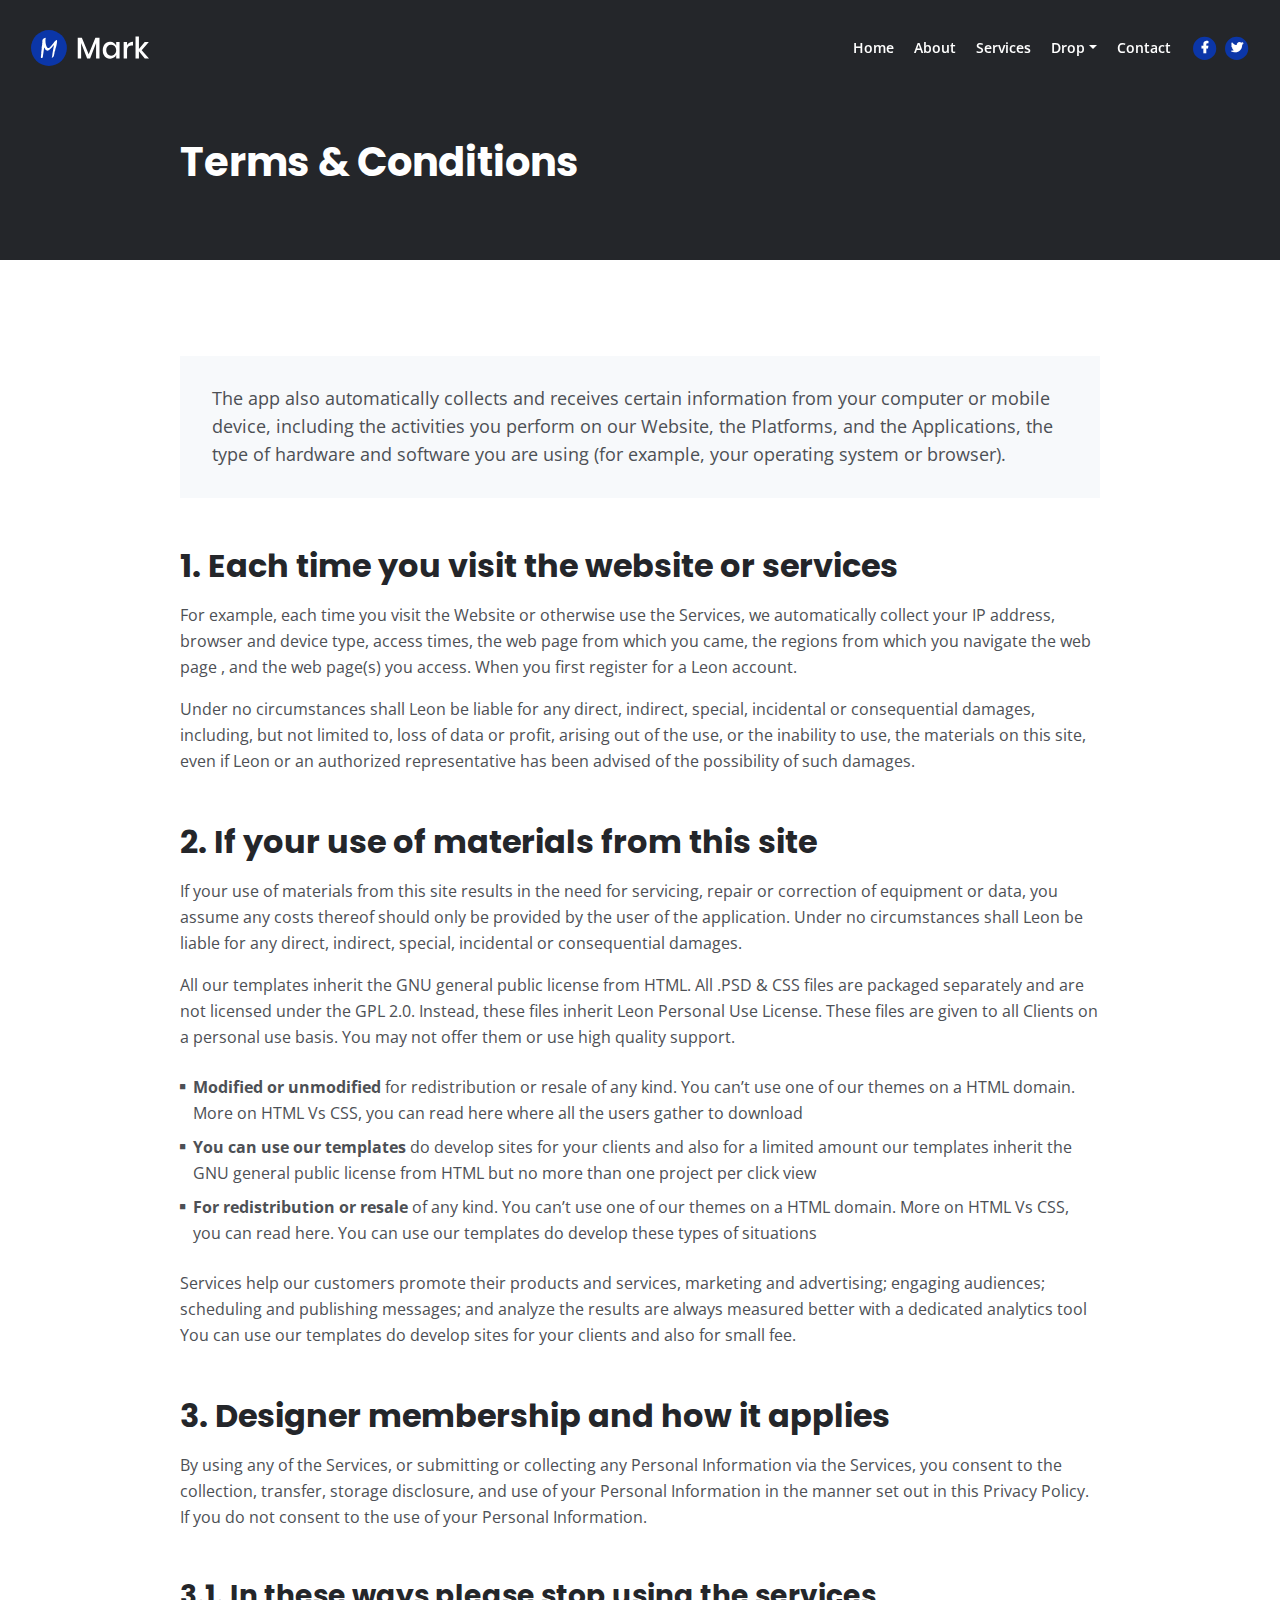
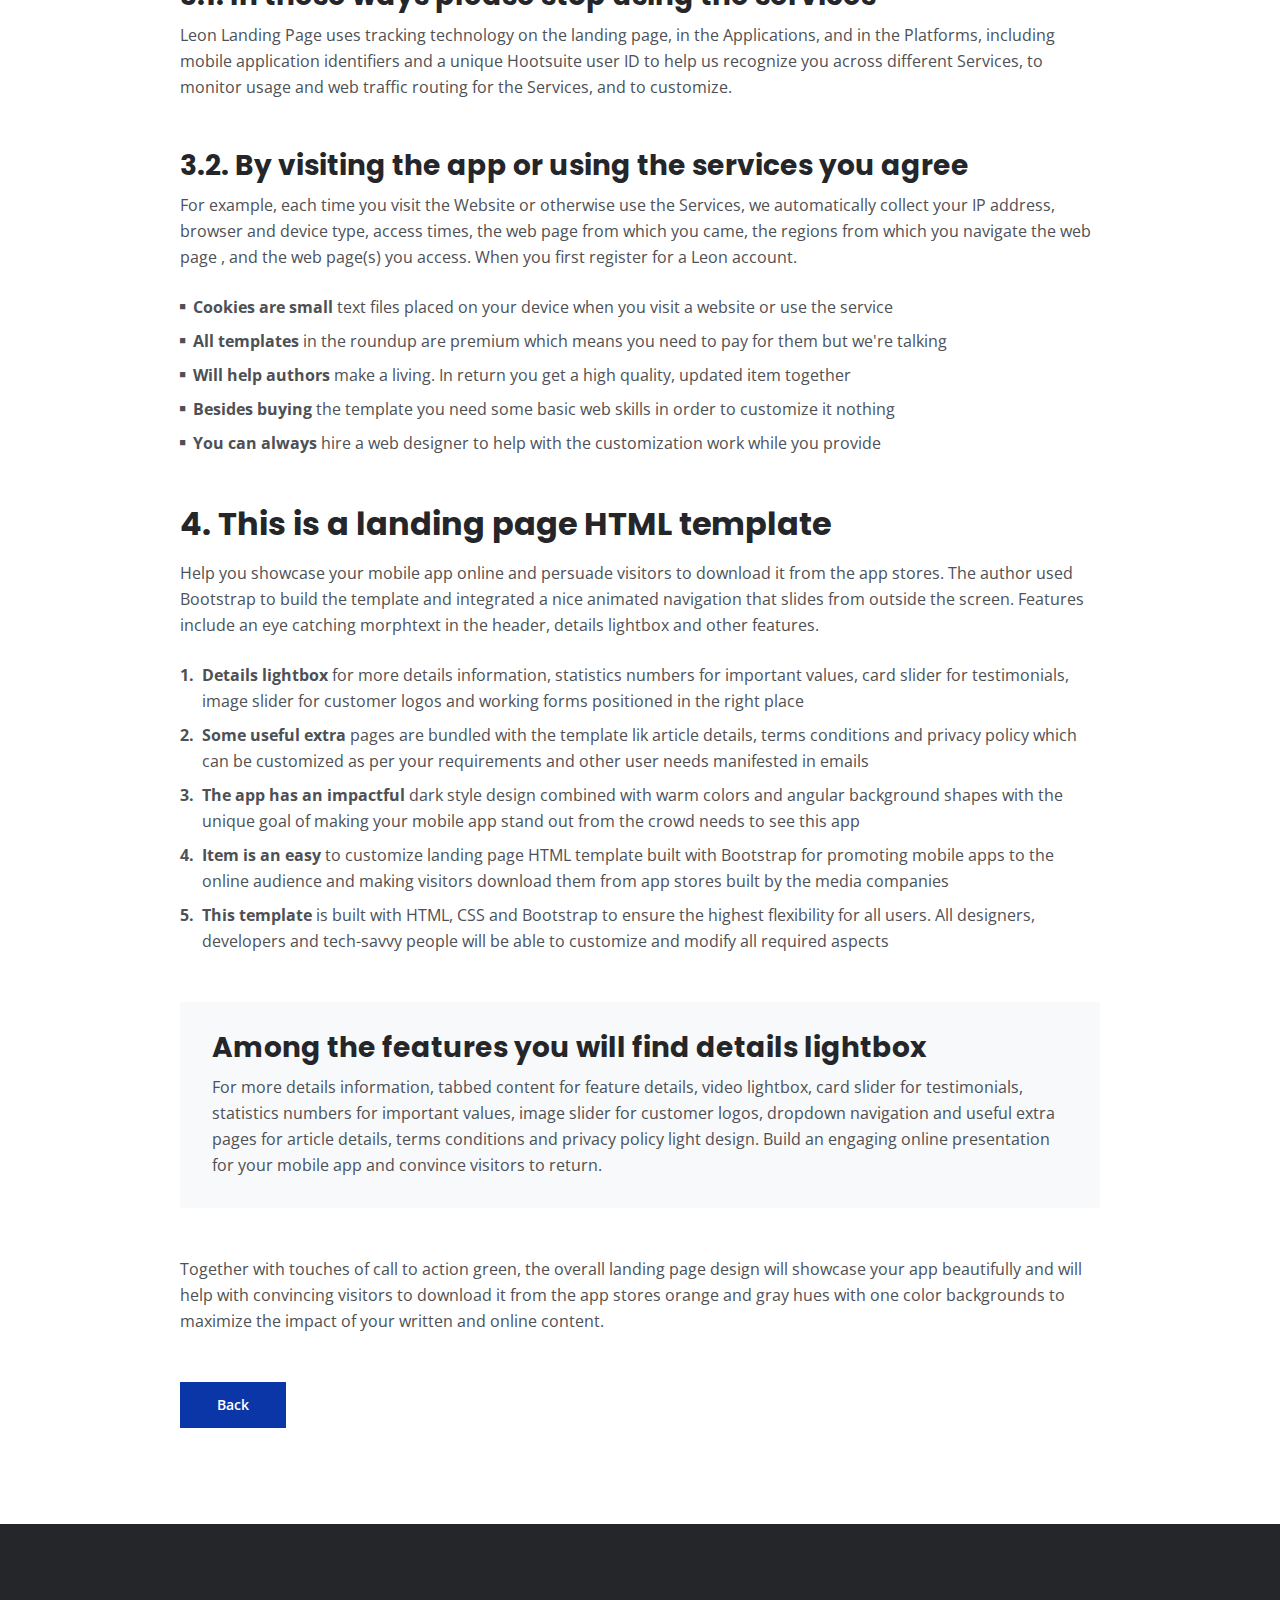
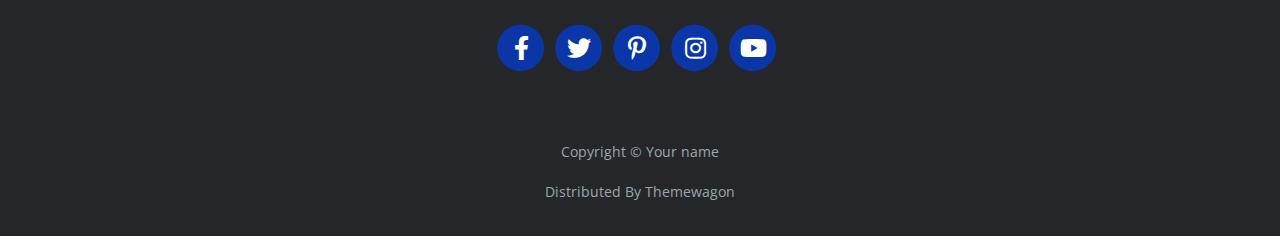
<file: terms.html>
<!DOCTYPE html>
<html lang="en">
<head>
    <meta charset="utf-8">
    <meta name="viewport" content="width=device-width, initial-scale=1, shrink-to-fit=no">
    
    <!-- SEO Meta Tags -->
    <meta name="description" content="Your description">
    <meta name="author" content="Your name">

    <!-- OG Meta Tags to improve the way the post looks when you share the page on Facebook, Twitter, LinkedIn -->
	<meta property="og:site_name" content="" /> <!-- website name -->
	<meta property="og:site" content="" /> <!-- website link -->
	<meta property="og:title" content=""/> <!-- title shown in the actual shared post -->
	<meta property="og:description" content="" /> <!-- description shown in the actual shared post -->
	<meta property="og:image" content="" /> <!-- image link, make sure it's jpg -->
	<meta property="og:url" content="" /> <!-- where do you want your post to link to -->
	<meta name="twitter:card" content="summary_large_image"> <!-- to have large image post format in Twitter -->

    <!-- Webpage Title -->
    <title>Terms & Conditions - Mark</title>
    
    <!-- Styles -->
    <link rel="preconnect" href="https://fonts.gstatic.com">
    <link href="https://fonts.googleapis.com/css2?family=Open+Sans:ital,wght@0,400;0,600;0,700;1,400&family=Poppins:wght@600&display=swap" rel="stylesheet">
    <link href="css/bootstrap.css" rel="stylesheet">
    <link href="css/fontawesome-all.css" rel="stylesheet">
	<link href="css/styles.css" rel="stylesheet">
	
	<!-- Favicon  -->
    <link rel="icon" href="images/favicon.png">
</head>
<body data-spy="scroll" data-target=".fixed-top">
    
    <!-- Navigation -->
    <nav class="navbar navbar-expand-lg fixed-top navbar-dark">
        <div class="container">
            
            <!-- Image Logo -->
            <a class="navbar-brand logo-image" href="index.html"><img src="images/logo.svg" alt="alternative"></a>  

            <!-- Text Logo - Use this if you don't have a graphic logo -->
            <!-- <a class="navbar-brand logo-text page-scroll" href="index.html">Mark</a> -->

            <button class="navbar-toggler p-0 border-0" type="button" data-toggle="offcanvas">
                <span class="navbar-toggler-icon"></span>
            </button>

            <div class="navbar-collapse offcanvas-collapse" id="navbarsExampleDefault">
                <ul class="navbar-nav ml-auto">
                    <li class="nav-item">
                        <a class="nav-link page-scroll" href="index.html#header">Home <span class="sr-only">(current)</span></a>
                    </li>
                    <li class="nav-item">
                        <a class="nav-link page-scroll" href="index.html#about">About</a>
                    </li>
                    <li class="nav-item">
                        <a class="nav-link page-scroll" href="index.html#services">Services</a>
                    </li>
                    <li class="nav-item dropdown">
                        <a class="nav-link dropdown-toggle" href="#" id="dropdown01" data-toggle="dropdown" aria-haspopup="true" aria-expanded="false">Drop</a>
                        <div class="dropdown-menu" aria-labelledby="dropdown01">
                            <a class="dropdown-item page-scroll" href="project.html">Project Details</a>
                            <div class="dropdown-divider"></div>
                            <a class="dropdown-item page-scroll" href="terms.html">Terms Conditions</a>
                            <div class="dropdown-divider"></div>
                            <a class="dropdown-item page-scroll" href="privacy.html">Privacy Policy</a>
                        </div>
                    </li>
                    <li class="nav-item">
                        <a class="nav-link page-scroll" href="index.html#contact">Contact</a>
                    </li>
                </ul>
                <span class="nav-item social-icons">
                    <span class="fa-stack">
                        <a href="#your-link">
                            <i class="fas fa-circle fa-stack-2x"></i>
                            <i class="fab fa-facebook-f fa-stack-1x"></i>
                        </a>
                    </span>
                    <span class="fa-stack">
                        <a href="#your-link">
                            <i class="fas fa-circle fa-stack-2x"></i>
                            <i class="fab fa-twitter fa-stack-1x"></i>
                        </a>
                    </span>
                </span>
            </div> <!-- end of navbar-collapse -->
        </div> <!-- end of container -->
    </nav> <!-- end of navbar -->
    <!-- end of navigation -->


    <!-- Header -->
    <header class="ex-header">
        <div class="container">
            <div class="row">
                <div class="col-xl-10 offset-xl-1">
                    <h1>Terms & Conditions</h1>
                </div> <!-- end of col -->
            </div> <!-- end of row -->
        </div> <!-- end of container -->
    </header> <!-- end of ex-header -->
    <!-- end of header -->


    <!-- Basic -->
    <div class="ex-basic-1 pt-5 pb-5">
        <div class="container">
            <div class="row">
                <div class="col-xl-10 offset-xl-1">
                    <div class="text-box mt-5 mb-5">
                        <p class="p-large">The app also automatically collects and receives certain information from your computer or mobile device, including the activities you perform on our Website, the Platforms, and the Applications, the type of hardware and software you are using (for example, your operating system or browser).</p>
                    </div> <!-- end of text-box -->

                    <h2 class="mb-3">1. Each time you visit the website or services</h2>
                    <p>For example, each time you visit the Website or otherwise use the Services, we automatically collect your IP address, browser and device type, access times, the web page from which you came, the regions from which you navigate the web page , and the web page(s) you access. When you first register for a Leon account.</p>
                    <p class="mb-5">Under no circumstances shall Leon be liable for any direct, indirect, special, incidental or consequential damages, including, but not limited to, loss of data or profit, arising out of the use, or the inability to use, the materials on this site, even if Leon or an authorized representative has been advised of the possibility of such damages.</p>

                    <h2 class="mb-3">2. If your use of materials from this site</h2>
                    <p>If your use of materials from this site results in the need for servicing, repair or correction of equipment or data, you assume any costs thereof should only be provided by the user of the application. Under no circumstances shall Leon be liable for any direct, indirect, special, incidental or consequential damages.</p>
                    <p class="mb-4">All our templates inherit the GNU general public license from HTML. All .PSD & CSS files are packaged separately and are not licensed under the GPL 2.0. Instead, these files inherit Leon Personal Use License. These files are given to all Clients on a personal use basis. You may not offer them or use high quality support.</p>
                    <ul class="list-unstyled li-space-lg mb-4">
                        <li class="media">
                            <i class="fas fa-square"></i>
                            <div class="media-body"><strong>Modified or unmodified</strong> for redistribution or resale of any kind. You can’t use one of our themes on a HTML domain. More on HTML Vs CSS, you can read here where all the users gather to download</div>
                        </li>
                        <li class="media">
                            <i class="fas fa-square"></i>
                            <div class="media-body"><strong>You can use our templates</strong>  do develop sites for your clients and also for a limited amount our templates inherit the GNU general public license from HTML but no more than one project per click view</div>
                        </li>
                        <li class="media">
                            <i class="fas fa-square"></i>
                            <div class="media-body"><strong>For redistribution or resale</strong> of any kind. You can’t use one of our themes on a HTML domain. More on HTML Vs CSS, you can read here. You can use our templates do develop these types of situations</div>
                        </li>
                    </ul>
                    <p class="mb-5">Services help our customers promote their products and services, marketing and advertising; engaging audiences; scheduling and publishing messages; and analyze the results are always measured better with a dedicated analytics tool You can use our templates do develop sites for your clients and also for small fee.</p>

                    <h2 class="mb-3">3. Designer membership and how it applies</h2>
                    <p class="mb-5">By using any of the Services, or submitting or collecting any Personal Information via the Services, you consent to the collection, transfer, storage disclosure, and use of your Personal Information in the manner set out in this Privacy Policy. If you do not consent to the use of your Personal Information.</p>
                    <h3>3.1. In these ways please stop using the services</h3>
                    <p class="mb-5">Leon Landing Page uses tracking technology on the landing page, in the Applications, and in the Platforms, including mobile application identifiers and a unique Hootsuite user ID to help us recognize you across different Services, to monitor usage and web traffic routing for the Services, and to customize.</p>
                    <h3>3.2. By visiting the app or using the services you agree</h3>
                    <p class="mb-4">For example, each time you visit the Website or otherwise use the Services, we automatically collect your IP address, browser and device type, access times, the web page from which you came, the regions from which you navigate the web page , and the web page(s) you access. When you first register for a Leon account.</p>
                    <ul class="list-unstyled li-space-lg mb-5">
                        <li class="media">
                            <i class="fas fa-square"></i>
                            <div class="media-body"><strong>Cookies are small</strong> text files placed on your device when you visit a website or use the service</div>
                        </li>
                        <li class="media">
                            <i class="fas fa-square"></i>
                            <div class="media-body"><strong>All templates</strong> in the roundup are premium which means you need to pay for them but we're talking</div>
                        </li>
                        <li class="media">
                            <i class="fas fa-square"></i>
                            <div class="media-body"><strong>Will help authors </strong> make a living. In return you get a high quality, updated item together</div>
                        </li>
                        <li class="media">
                            <i class="fas fa-square"></i>
                            <div class="media-body"><strong>Besides buying</strong> the template you need some basic web skills in order to customize it nothing</div>
                        </li>
                        <li class="media">
                            <i class="fas fa-square"></i>
                            <div class="media-body"><strong>You can always</strong> hire a web designer to help with the customization work while you provide</div>
                        </li>
                    </ul>
                    
                    <h2 class="mb-3">4. This is a landing page HTML template</h2>
                    <p class="mb-4">Help you showcase your mobile app online and persuade visitors to download it from the app stores. The author used Bootstrap to build the template and integrated a nice animated navigation that slides from outside the screen. Features include an eye catching morphtext in the header, details lightbox and other features.</p>
                    <ul class="list-unstyled li-space-lg mb-5">
                        <li class="media">
                            <strong>1.</strong>
                            <div class="media-body"><strong>Details lightbox</strong> for more details information, statistics numbers for important values, card slider for testimonials, image slider for customer logos and working forms positioned in the right place</div>
                        </li>
                        <li class="media">
                            <strong>2.</strong>
                            <div class="media-body"><strong>Some useful extra</strong> pages are bundled with the template lik article details, terms conditions and privacy policy which can be customized as per your requirements and other user needs manifested in emails</div>
                        </li>
                        <li class="media">
                            <strong>3.</strong>
                            <div class="media-body"><strong>The app has an impactful</strong> dark style design combined with warm colors and angular background shapes with the unique goal of making your mobile app stand out from the crowd needs to see this app</div>
                        </li>
                        <li class="media">
                            <strong>4.</strong>
                            <div class="media-body"><strong>Item is an easy</strong> to customize landing page HTML template built with Bootstrap for promoting mobile apps to the online audience and making visitors download them from app stores built by the media companies</div>
                        </li>
                        <li class="media">
                            <strong>5.</strong>
                            <div class="media-body"><strong>This template</strong> is built with HTML, CSS and Bootstrap to ensure the highest flexibility for all users. All designers, developers and tech-savvy people will be able to customize and modify all required aspects</div>
                        </li>
                    </ul>
                    
                    <div class="text-box mb-5">
                        <h3>Among the features you will find details lightbox</h3>
                        <p>For more details information, tabbed content for feature details, video lightbox, card slider for testimonials, statistics numbers for important values, image slider for customer logos, dropdown navigation and useful extra pages for article details, terms conditions and privacy policy light design. Build an engaging online presentation for your mobile app and convince visitors to return.</p>
                    </div> <!-- end of text-box -->
                    <p class="mb-5">Together with touches of call to action green, the overall landing page design will showcase your app beautifully and will help with convincing visitors to download it from the app stores orange and gray hues with one color backgrounds to maximize the impact of your written and online content.</p>
                    
                    <a class="btn-solid-reg mb-5" href="index.html">Back</a>
                </div> <!-- end of col -->
            </div> <!-- end of row -->
        </div> <!-- end of container -->
    </div> <!-- end of ex-basic-1 -->
    <!-- end of basic -->


    <!-- Footer -->
    <div class="footer bg-gray">
        <div class="container">
            <div class="row">
                <div class="col-lg-12">
                    <div class="social-container">
                        <span class="fa-stack">
                            <a href="#your-link">
                                <i class="fas fa-circle fa-stack-2x"></i>
                                <i class="fab fa-facebook-f fa-stack-1x"></i>
                            </a>
                        </span>
                        <span class="fa-stack">
                            <a href="#your-link">
                                <i class="fas fa-circle fa-stack-2x"></i>
                                <i class="fab fa-twitter fa-stack-1x"></i>
                            </a>
                        </span>
                        <span class="fa-stack">
                            <a href="#your-link">
                                <i class="fas fa-circle fa-stack-2x"></i>
                                <i class="fab fa-pinterest-p fa-stack-1x"></i>
                            </a>
                        </span>
                        <span class="fa-stack">
                            <a href="#your-link">
                                <i class="fas fa-circle fa-stack-2x"></i>
                                <i class="fab fa-instagram fa-stack-1x"></i>
                            </a>
                        </span>
                        <span class="fa-stack">
                            <a href="#your-link">
                                <i class="fas fa-circle fa-stack-2x"></i>
                                <i class="fab fa-youtube fa-stack-1x"></i>
                            </a>
                        </span>
                    </div> <!-- end of social-container -->
                </div> <!-- end of col -->
            </div> <!-- end of row -->
        </div> <!-- end of container -->
    </div> <!-- end of footer -->  
    <!-- end of footer -->


    <!-- Copyright -->
    <div class="copyright bg-gray">
        <div class="container">
            <div class="row">
                <div class="col-lg-12">
                    <p class="p-small">Copyright © <a class="no-line" href="#your-link">Your name</a></p>
                </div> <!-- end of col -->
            </div> <!-- enf of row -->
        </div> <!-- end of container -->

        <div class="container">
            <div class="row">
                <div class="col-lg-12">
                    <p class="p-small">Distributed By <a class="no-line" href="https://themewagon.com/">Themewagon</a></p>
                </div> <!-- end of col -->
            </div> <!-- enf of row -->
        </div> <!-- end of container -->
    </div> <!-- end of copyright --> 
    <!-- end of copyright -->
    
    	
    <!-- Scripts -->
    <script src="js/jquery.min.js"></script> <!-- jQuery for Bootstrap's JavaScript plugins -->
    <script src="js/bootstrap.min.js"></script> <!-- Bootstrap framework -->
    <script src="js/jquery.easing.min.js"></script> <!-- jQuery Easing for smooth scrolling between anchors -->
    <script src="js/scripts.js"></script> <!-- Custom scripts -->
</body>
</html>
</file>
<file: css/styles.css>
/* Description: Master CSS file */

/*****************************************
Table Of Contents:
- General Styles
- Navigation
- Header
- About
- Services
- Details
- Projects
- Works
- Testimonials
- Questions
- Contact
- Footer 
- Copyright
- Back To Top Button
- Extra Pages
- Media Queries
******************************************/

/*****************************************
Colors:
- Backgrounds, navbar - black #24262a
- Backgrounds - light gray #f7f9fb
- Buttons, icons - blue #0b36a8
- Headings text - black #24262a
- Body text - dark gray #4d5055
******************************************/


/**************************/
/*     General Styles     */
/**************************/
body,
html {
    width: 100%;
	height: 100%;
}

body, p {
	color: #4d5055; 
	font: 400 1rem/1.625rem "Open Sans", sans-serif;
}

h1 {
	color: #24262a;
	font-weight: 700;
	font-size: 2.5rem;
	line-height: 3.25rem;
	font-family: "Poppins"
}

h2 {
	color: #24262a;
	font-weight: 700;
	font-size: 2rem;
	line-height: 2.5rem;
	font-family: "Poppins"
}

h3 {
	color: #24262a;
	font-weight: 700;
	font-size: 1.75rem;
	line-height: 2.25rem;
	font-family: "Poppins"
}

h4 {
	color: #24262a;
	font-weight: 700;
	font-size: 1.5rem;
	line-height: 2rem;
	font-family: "Poppins"
}

h5 {
	color: #24262a;
	font-weight: 700;
	font-size: 1.25rem;
	line-height: 1.625rem;
	font-family: "Poppins"
}

h6 {
	color: #24262a;
	font-weight: 700;
	font-size: 1rem;
	line-height: 1.375rem;
	font-family: "Poppins"
}

.p-large {
	font-size: 1.125rem;
	line-height: 1.75rem;
}

.p-small {
	font-size: 0.875rem;
	line-height: 1.5rem;
}

.testimonial-text {
	font-style: italic;
}

.testimonial-author {
	font-weight: 700;
	font-size: 1rem;
	line-height: 1.5rem;
}

.li-space-lg li {
	margin-bottom: 0.5rem;
}

a {
	color: #4d5055;
	text-decoration: underline;
}

a:hover {
	color: #4d5055;
	text-decoration: underline;
}

.no-line {
	text-decoration: none;
}

.no-line:hover {
	text-decoration: none;
}

.blue {
	color: #2259ec;
}

.bg-gray {
	background-color: #f7f9fb;
}

.section-divider {
	display: block;
	height: 1px;
	margin: 0;
	border: none;
	background-color: #d3dae2;
}

.btn-solid-reg {
	display: inline-block;
	padding: 1.375rem 2.25rem 1.375rem 2.25rem;
	border: 1px solid #0b36a8;
	background-color: #0b36a8;
	color: #ffffff;
	font-weight: 600;
	font-size: 0.875rem;
	line-height: 0;
	text-decoration: none;
	transition: all 0.2s;
}

.btn-solid-reg:hover {
	background-color: transparent;
	color: #0b36a8; /* needs to stay here because of the color property of a tag */
	text-decoration: none;
}

.btn-solid-lg {
	display: inline-block;
	padding: 1.625rem 2.625rem 1.625rem 2.625rem;
	border: 1px solid #0b36a8;
	background-color: #0b36a8;
	color: #ffffff;
	font-weight: 600;
	font-size: 0.875rem;
	line-height: 0;
	text-decoration: none;
	transition: all 0.2s;
}

.btn-solid-lg:hover {
	background-color: transparent;
	color: #0b36a8; /* needs to stay here because of the color property of a tag */
	text-decoration: none;
}

.btn-outline-reg {
	display: inline-block;
	padding: 1.375rem 2.25rem 1.375rem 2.25rem;
	border: 1px solid #24262a;
	background-color: transparent;
	color: #24262a;
	font-weight: 600;
	font-size: 0.875rem;
	line-height: 0;
	text-decoration: none;
	transition: all 0.2s;
}

.btn-outline-reg:hover {
	background-color: #24262a;
	color: #ffffff;
	text-decoration: none;
}

.btn-outline-lg {
	display: inline-block;
	padding: 1.625rem 2.625rem 1.625rem 2.625rem;
	border: 1px solid #24262a;
	background-color: transparent;
	color: #24262a;
	font-weight: 600;
	font-size: 0.875rem;
	line-height: 0;
	text-decoration: none;
	transition: all 0.2s;
}

.btn-outline-lg:hover {
	background-color: #24262a;
	color: #ffffff;
	text-decoration: none;
}

.btn-outline-sm {
	display: inline-block;
	padding: 1rem 1.5rem 1rem 1.5rem;
	border: 1px solid #24262a;
	background-color: transparent;
	color: #24262a;
	font-weight: 600;
	font-size: 0.875rem;
	line-height: 0;
	text-decoration: none;
	transition: all 0.2s;
}

.btn-outline-sm:hover {
	background-color: #24262a;
	color: #ffffff;
	text-decoration: none;
}

.form-group {
	position: relative;
	margin-bottom: 1.25rem;
}

.label-control {
	position: absolute;
	top: 0.875rem;
	left: 1.5rem;
	color: #7d838a;
	opacity: 1;
	font-size: 0.875rem;
	line-height: 1.375rem;
	cursor: text;
	transition: all 0.2s ease;
}

.form-control-input:focus + .label-control,
.form-control-input.notEmpty + .label-control,
.form-control-textarea:focus + .label-control,
.form-control-textarea.notEmpty + .label-control {
	top: 0.125rem;
	color: #4d5055;
	opacity: 1;
	font-size: 0.75rem;
	font-weight: 700;
}

.form-control-input,
.form-control-select {
	display: block; /* needed for proper display of the label in Firefox, IE, Edge */
	width: 100%;
	padding-top: 1.125rem;
	padding-bottom: 0.125rem;
	padding-left: 1.5rem;
	border: 1px solid #cbcbd1;
	background-color: #ffffff;
	color: #4d5055;
	font-size: 0.875rem;
	line-height: 1.875rem;
	transition: all 0.2s;
	-webkit-appearance: none; /* removes inner shadow on form inputs on ios safari */
}

.form-control-select {
	padding-top: 0.5rem;
	padding-bottom: 0.5rem;
	height: 3.25rem;
	color: #7d838a;
}

select {
    /* you should keep these first rules in place to maintain cross-browser behavior */
    -webkit-appearance: none;
	-moz-appearance: none;
	-ms-appearance: none;
    -o-appearance: none;
    appearance: none;
    background-image: url('../images/down-arrow.png');
    background-position: 96% 50%;
    background-repeat: no-repeat;
    outline: none;
}

.form-control-textarea {
	display: block; /* used to eliminate a bottom gap difference between Chrome and IE/FF */
	width: 100%;
	height: 14rem; /* used instead of html rows to normalize height between Chrome and IE/FF */
	padding-top: 1.5rem;
	padding-left: 1.3125rem;
	border: 1px solid #cbcbd1;
	background-color: #ffffff;
	color: #4d5055;
	font-size: 0.875rem;
	line-height: 1.5rem;
	transition: all 0.2s;
}

.form-control-input:focus,
.form-control-select:focus,
.form-control-textarea:focus {
	border: 1px solid #a1a1a1;
	outline: none; /* Removes blue border on focus */
}

.form-control-input:hover,
.form-control-select:hover,
.form-control-textarea:hover {
	border: 1px solid #a1a1a1;
}

.checkbox {
	font-size: 0.75rem;
	line-height: 1.25rem;
}

input[type='checkbox'] {
	vertical-align: -10%;
	margin-right: 0.5rem;
}

.form-control-submit-button {
	display: inline-block;
	width: 100%;
	height: 3.25rem;
	border: 1px solid #0b36a8;
	border-radius: 32px;
	background-color: #0b36a8;
	color: #ffffff;
	font-weight: 600;
	font-size: 0.875rem;
	line-height: 0;
	cursor: pointer;
	transition: all 0.2s;
}

.form-control-submit-button:hover {
	border: 1px solid #24262a;
	background-color: transparent;
	color: #24262a;
}


/**********************/
/*     Navigation     */
/**********************/
.navbar {
	background-color: #24262a;
	font-weight: 600;
	font-size: 0.875rem;
	line-height: 0.875rem;
	box-shadow: 0 1px 6px 0 rgba(0, 0, 0, 0.025);
}

.navbar .navbar-brand {
	padding-top: 0.125rem;
	padding-bottom: 0.125rem;
}

.navbar .logo-image img {
    width: 118px;
	height: 36px;
}

.navbar .logo-text {
	color: #ffffff;
	font-weight: 700;
	font-size: 1.875rem;
	line-height: 1rem;
	text-decoration: none;
}

.offcanvas-collapse {
	position: fixed;
	top: 3.25rem; /* adjusts the height between the top of the page and the offcanvas menu */
	bottom: 0;
	left: 100%;
	width: 100%;
	padding-right: 1rem;
	padding-left: 1rem;
	overflow-y: auto;
	visibility: hidden;
	background-color: #24262a;
	transition: visibility .3s ease-in-out, -webkit-transform .3s ease-in-out;
	transition: transform .3s ease-in-out, visibility .3s ease-in-out;
	transition: transform .3s ease-in-out, visibility .3s ease-in-out, -webkit-transform .3s ease-in-out;
}

.offcanvas-collapse.open {
	visibility: visible;
	-webkit-transform: translateX(-100%);
	transform: translateX(-100%);
}

.navbar .navbar-nav {
	margin-top: 0.75rem;
	margin-bottom: 0.5rem;
}

.navbar .nav-item .nav-link {
	padding-top: 0.625rem;
	padding-bottom: 0.625rem;
	color: #ffffff;
	text-decoration: none;
	transition: all 0.2s ease;
}

.navbar .nav-item.dropdown.show .nav-link,
.navbar .nav-item .nav-link:hover,
.navbar .nav-item .nav-link.active {
	color: #9c9ead;
}

/* Dropdown Menu */
.navbar .dropdown .dropdown-menu {
	animation: fadeDropdown 0.2s; /* required for the fade animation */
}

@keyframes fadeDropdown {
    0% {
        opacity: 0;
    }

    100% {
        opacity: 1;
	}
}

.navbar .dropdown-menu {
	margin-top: 0.5rem;
	margin-bottom: 0.5rem;
	border: none;
	background-color: #24262a;
}

.navbar .dropdown-item {
	padding-top: 0.5rem;
	padding-bottom: 0.5rem;
	color: #ffffff;
	font-weight: 600;
	font-size: 0.875rem;
	line-height: 0.875rem;
	text-decoration: none;
}

.navbar .dropdown-item:hover {
	background-color: #24262a;
	color: #9c9ead;
}

.navbar .dropdown-divider {
	width: 100%;
	height: 1px;
	margin: 0.5rem auto 0.5rem auto;
	border: none;
	background-color: #505050;
}
/* end of dropdown menu */

.navbar .fa-stack {
	width: 2em;
	margin-right: 0.25rem;
	font-size: 0.75rem;
}

.navbar .fa-stack-2x {
	color: #0b36a8;
	transition: all 0.2s ease;
}

.navbar .fa-stack-1x {
	color: #ffffff;
	transition: all 0.2s ease;
}

.navbar .fa-stack:hover .fa-stack-2x {
	color: #ffffff;
}

.navbar .fa-stack:hover .fa-stack-1x {
	color: #0b36a8;
}

.navbar .navbar-toggler {
	padding: 0;
	border: none;
	font-size: 1.25rem;
}


/******************/
/*     Header     */
/******************/
.header {
	padding-top: 7rem;
	padding-bottom: 5.5rem;
	background: linear-gradient(rgba(0, 0, 0, 0.1), rgba(0, 0, 0, 0.1)), url('../images/header-background.jpg') center center no-repeat;
	background-size: cover;
	text-align: center;
}

.header .h1-large {
	margin-bottom: 1.75rem;
	color: #ffffff;
}

.header .btn-solid-lg:hover {
	border: 1px solid #ffffff;
	color: #ffffff;
}

.header .btn-outline-lg {
	padding: 1.625rem 1.625rem 1.625rem 1.625rem;
	border: none;
	color: #ffffff;
}

.header .btn-outline-lg:hover {
	background: transparent;
	color: #9c9ead;
	text-decoration: none;
}

.header .btn-outline-lg .fas {
	margin-right: 0.375rem;
}


/*****************/
/*     About     */
/*****************/
.basic-1 {
	padding-top: 7.75rem;
	padding-bottom: 5.25rem;
}

.basic-1 .text-container {
	margin-bottom: 3rem;
}

.basic-1 .time {
	margin-bottom: 0.5rem;
	color: #0b36a8;
	font-weight: 600;
	font-size: 0.875rem;
	line-height: 1.5rem;
	font-family: "Poppins";
}

.basic-1 h6 {
	margin-bottom: 0.125rem;
}


/********************/
/*     Services     */
/********************/
.basic-2 {
	padding-top: 7.75rem;
	padding-bottom: 5.25rem;
}

.basic-2 .h2-heading {
	margin-bottom: 0.75rem;
	text-align: center;
}

.basic-2 .p-heading {
	margin-bottom: 4rem;
	text-align: center;
}

.basic-2 .text-box {
	margin-bottom: 3rem;
	padding: 3.5rem 1rem 2.125rem 1rem;
	border: 1px solid #cfd7de;
}

.basic-2 .fas,
.basic-2 .far {
	margin-bottom: 1.75rem;
	color: #0b36a8;
	font-size: 3.5rem;
}

.basic-2 h4 {
	letter-spacing: 1px;
}


/*******************/
/*     Details     */
/*******************/
.split .area-1 {
	height: 430px;
	background: linear-gradient(to bottom right, rgba(25, 26, 29, 0.5), rgba(25, 26, 29, 0.5)), url('../images/details-background.jpg') center center no-repeat;
	background-size: cover;
}

.split .area-2 {
	padding-top: 7.75rem;
	padding-bottom: 7.75rem;
}

.split p {
	margin-bottom: 2.25rem;
}

.split .icons-container {
	margin-top: 3rem;
}

.split .icons-container img {
	width: 50px;
	margin-right: 0.625rem;
	margin-bottom: 0.75rem;
}


/********************/
/*     Projects     */
/********************/
.basic-3 {
	padding-top: 7.75rem;
	padding-bottom: 1rem;
}

.basic-3 .h2-heading {
	margin-bottom: 0.75rem;
	text-align: center;
}

.basic-3 .p-heading {
	margin-bottom: 4rem;
	text-align: center;
}

.basic-3 .text-container {
	margin-bottom: 4rem;
}

.basic-3 .image-container {
	margin-bottom: 1rem;
}

/* Hover Animation */
.basic-3 .image-container {
	overflow: hidden;
	margin-right: auto;
	margin-left: auto;
}

.basic-3 .image-container img {
	margin: 0;
	transition: all 0.2s;
}

.basic-3 .image-container:hover img {
	-moz-transform: scale(1.1);
	-webkit-transform: scale(1.1);
	transform: scale(1.1);
} 
/* end of hover animation */


/*****************/
/*     Works     */
/*****************/
.basic-4 {
	padding-bottom: 1rem;
}

.basic-4 .text-container {
	margin-bottom: 4rem;
}

.basic-4 .image-container {
	margin-bottom: 1rem;
}

/* Hover Animation */
.basic-4 .image-container {
	overflow: hidden;
	margin-right: auto;
	margin-left: auto;
}

.basic-4 .image-container img {
	margin: 0;
	transition: all 0.2s;
}

.basic-4 .image-container:hover img {
	-moz-transform: scale(1.15);
	-webkit-transform: scale(1.15);
	transform: scale(1.15);
} 
/* end of hover animation */


/************************/
/*     Testimonials     */
/************************/
.cards-1 {
	padding-top: 3rem;
	padding-bottom: 3.875rem;
}

.cards-1 .h2-heading {
	margin-bottom: 3rem;
	text-align: center;
}

.cards-1 .card {
	margin-bottom: 4rem;
	border: none;
}

.cards-1 .card-body {
	padding: 0;
	text-align: center;
}

.cards-1 .testimonial-text {
	margin-bottom: 1.625rem;
}

.cards-1 img {
	display: inline-block;
	width: 60px;
	margin-bottom: 0.875rem;
	border-radius: 50%;
}

.cards-1 .text {
	margin-top: 0.375rem;
}

.cards-1 .testimonial-author {
	color: #24262a;
}

.cards-1 .testimonial-author,
.cards-1 .occupation {
	font-size: 0.875rem;
	line-height: 1.375rem;
}


/*********************/
/*     Questions     */
/*********************/
.accordion-1 {
	padding-top: 7.75rem;
	padding-bottom: 6.75rem;
}

.accordion-1 .h2-heading {
	margin-bottom: 2.5rem;
	text-align: center;
}

.accordion-1 .card {
	margin-bottom: 1.75rem;
	border: none;
}

.accordion-1 .card-header {
	padding: 0;
	border: none;
	background-color: transparent;
}

.accordion-1 .card button {
	padding: 0;
	color: #24262a;
	font-weight: 600;
	font-size: 1.125rem;
	line-height: 1.75rem;
	font-family: 'Poppins';
}

.accordion-1 .card button:hover {
	text-decoration: none;
}

.accordion-1 .card button:before {
	float: left;
	margin-right: 0.625rem;
	font-family: 'Font Awesome 5 Free';
	font-weight: 900;
	content: "\f078";
	transition: all 0.2s;
}

.accordion-1 .card button.collapsed:before {
	-webkit-transform: rotate(180deg);
	-moz-transform: rotate(180deg);
	transform: rotate(180deg);
} 

.accordion-1 .card-body {
	padding: 0.75rem 1.5rem 0.5rem 1.5rem;
}


/*******************/
/*     Contact     */
/*******************/
.form-1 {
	padding-top: 7.75rem;
	padding-bottom: 7rem;
	text-align: center;
}

.form-1 .h2-heading {
	margin-bottom: 0.75rem;
	text-align: center;
}

.form-1 .p-heading {
	margin-bottom: 4rem;
}


/******************/
/*     Footer     */
/******************/
.footer {
	padding-top: 6.25rem;
	padding-bottom: 2rem;
	background-color: #24262a;
	text-align: center;
}

.footer a {
	text-decoration: none;
}

.footer .fa-stack {
	width: 2em;
	margin-bottom: 1.25rem;
	margin-right: 0.375rem;
	font-size: 1.5rem;
}

.footer .fa-stack .fa-stack-1x {
    color: #ffffff;
	transition: all 0.2s ease;
}

.footer .fa-stack .fa-stack-2x {
	color: #0b36a8;
	transition: all 0.2s ease;
}

.footer .fa-stack:hover .fa-stack-1x {
	color: #0b36a8;
}

.footer .fa-stack:hover .fa-stack-2x {
    color: #ffffff;
}


/*********************/
/*     Copyright     */
/*********************/
.copyright {
	padding-top: 1rem;
	padding-bottom: 1rem;
	background-color: #24262a;
	text-align: center;
}

.copyright .p-small {
	color: #9da6ac;
	text-align: center;
}

.copyright a {
	color: #9da6ac;
}


/******************************/
/*     Back To Top Button     */
/******************************/
a.back-to-top {
	position: fixed;
	z-index: 999;
	right: 12px;
	bottom: 12px;
	display: none;
	width: 42px;
	height: 42px;
	border-radius: 30px;
	background: #3a424d url("../images/up-arrow.png") no-repeat center 47%;
	background-size: 18px 18px;
	text-indent: -9999px;
}

a:hover.back-to-top {
	background-color: #0b36a8;
}


/***********************/
/*     Extra Pages     */
/***********************/
.ex-header {
	padding-top: 8.5rem;
	padding-bottom: 4rem;
	background-color: #24262a;
}

.ex-header h1 {
	color: #ffffff;
}

.ex-basic-1 .list-unstyled .fas {
	font-size: 0.375rem;
	line-height: 1.625rem;
}

.ex-basic-1 .list-unstyled .media-body {
	margin-left: 0.5rem;
}

.ex-basic-1 .text-box {
	padding: 1.25rem 1.25rem 0.5rem 1.25rem;
	background-color: #f7f9fb;
}

.ex-cards-1 .card {
	border: none;
	background-color: transparent;
}

.ex-cards-1 .card .fa-stack {
	width: 2em;
	font-size: 1.125rem;
}

.ex-cards-1 .card .fa-stack-2x {
	color: #0b36a8;
}

.ex-cards-1 .card .fa-stack-1x {
	color: #ffffff;
	font-weight: 700;
	line-height: 2.125rem;
}

.ex-cards-1 .card .list-unstyled .media-body {
	margin-left: 0.75rem;
}

.ex-cards-1 .card .list-unstyled .media-body h5 {
	margin-top: 0.125rem;
	margin-bottom: 0.375rem;
}


/*************************/
/*     Media Queries     */
/*************************/	
/* Min-width 768px */
@media (min-width: 768px) {

	/* Header */
	.header {
		padding-top: 11rem;
		padding-bottom: 9rem;
	}
	/* end of header */


	/* Services */
	.basic-2 .text-box {
		padding-right: 2.125rem;
		padding-left: 2.125rem;
	}
	/* end of services */


	/* Extra Pages */
	.ex-basic-1 .text-box {
		padding: 1.75rem 2rem 0.875rem 2rem;
	}
	/* end of extra pages */
}
/* end of min-width 768px */


/* Min-width 992px */
@media (min-width: 992px) {
	
	/* General Styles */
	.h2-heading {
		width: 35.25rem;
		margin-right: auto;
		margin-left: auto;
	}

	.p-heading {
		width: 46rem;
		margin-right: auto;
		margin-left: auto;
	}
	/* end of general styles */


	/* Navigation */
	.navbar {
		padding-top: 1.75rem;
		background-color: transparent;
		box-shadow: none;
		transition: all 0.2s;
	}

	.navbar.top-nav-collapse {
		padding-top: 0.5rem;
		padding-top: 0.5rem;
		background-color: #24262a;
		box-shadow: 0 3px 6px 0 rgba(0, 0, 0, 0.025);
	}

	.offcanvas-collapse {
		position: static;
		top: auto;
		bottom: auto;
		left: auto;
		width: auto;
		padding-right: 0;
		padding-left: 0;
		background-color: transparent;
		overflow-y: visible;
		visibility: visible;
	}

	.offcanvas-collapse.open {
		-webkit-transform: none;
		transform: none;
	}

	.navbar .navbar-nav {
		margin-top: 0;
		margin-bottom: 0;
	}
	
	.navbar .nav-item .nav-link {
		padding-right: 0.625rem;
		padding-left: 0.625rem;
	}

	.navbar .dropdown-menu {
		margin-top: 0.25rem;
		box-shadow: 0 3px 3px 1px rgba(0, 0, 0, 0.08);
	}

	.navbar .dropdown-divider {
		width: 90%;
	}

	.navbar .social-icons {
		margin-left: 0.5rem;
	}
	
	.navbar .fa-stack {
		margin-right: 0;
		margin-left: 0.25rem;
	}
	/* end of navigation */


	/* Header */
	.header {
		padding-top: 15rem;
		padding-bottom: 14rem;
		text-align: left;
	}
	/* end of header */


	/* Details */
	.split {
		height: 760px;
	}
	
	.split .area-1 {
		height: 100%;
		width: 50%;
		display: inline-block;
	}
	
	.split .area-2 {
		height: 100%;
		width: 50%;
		display: inline-block;
		vertical-align: top;
	}

	.split .text-container {
		width: 400px;
		margin-left: 3rem;
	}
	/* end of details */


	/* Testimonials */
	.cards-1 .card {
		display: inline-block;
		width: 290px;
		vertical-align: top;
	}

	.cards-1 .card:nth-of-type(3n+2) {
		margin-right: 1.5rem;
		margin-left: 1.5rem;
	}

	.cards-1 .card-body {
		text-align: left;
	}

	.cards-1 .details {
		display: flex;
		align-items: flex-start;
	}
	
	.cards-1 .details .text {
		flex-direction: column;
	}
	
	.cards-1 .details img {
		margin-right: 1.125rem;
	}
	/* end of testimonials */


	/* Accordion */
	.accordion-1 .accordion {
		width: 730px;
		margin-right: auto;
		margin-left: auto;
	}
	/* end of accordion */


	/* Contact */
	.form-1 form {
		width: 790px;
		margin-right: auto;
		margin-left: auto;
	}
	/* end of contact */


	/* Extra Pages */
	.ex-cards-1 .card {
		display: inline-block;
		width: 296px;
		vertical-align: top;
	}

	.ex-cards-1 .card:nth-of-type(3n+2) {
		margin-right: 1rem;
		margin-left: 1rem;
	}
	/* end of extra pages */
}
/* end of min-width 992px */


/* Min-width 1200px */
@media (min-width: 1200px) {

	/* General Styles */
	.h1-large {
		font-size: 3.75rem;
		line-height: 4.625rem;
	}
	/* end of general styles */


	/* Navigation */
	.navbar .container {
		max-width: 1330px;
	}
	/* end of navigation */


	/* Header */
	.header {
		padding-top: 18.25rem;
		padding-bottom: 17.25rem;
	}
	/* end of header */


	/* About */
	.basic-1 .text-container.first {
		margin-right: 2rem;
	}

	.basic-1 .text-container.second {
		margin-right: 1rem;
		margin-left: 1rem;
	}

	.basic-1 .text-container.third {
		margin-left: 2rem;
	}
	/* end of about */


	/* Details */
	.split {
		height: 700px;
	}

	.split .text-container {
		width: 460px;
		margin-left: 5rem;
	}
	/* end of details */


	/* Testimonials */
	.cards-1 .card {
		width: 338px;
	}
	
	.cards-1 .card:nth-of-type(3n+2) {
		margin-right: 2.625rem;
		margin-left: 2.625rem;
	}
	/* end of testimonials */
	

	/* Extra Pages */
	.ex-cards-1 .card {
		width: 336px;
	}

	.ex-cards-1 .card:nth-of-type(3n+2) {
		margin-right: 2.875rem;
		margin-left: 2.875rem;
	}
	/* end of extra pages */
}
/* end of min-width 1200px */
</file>
